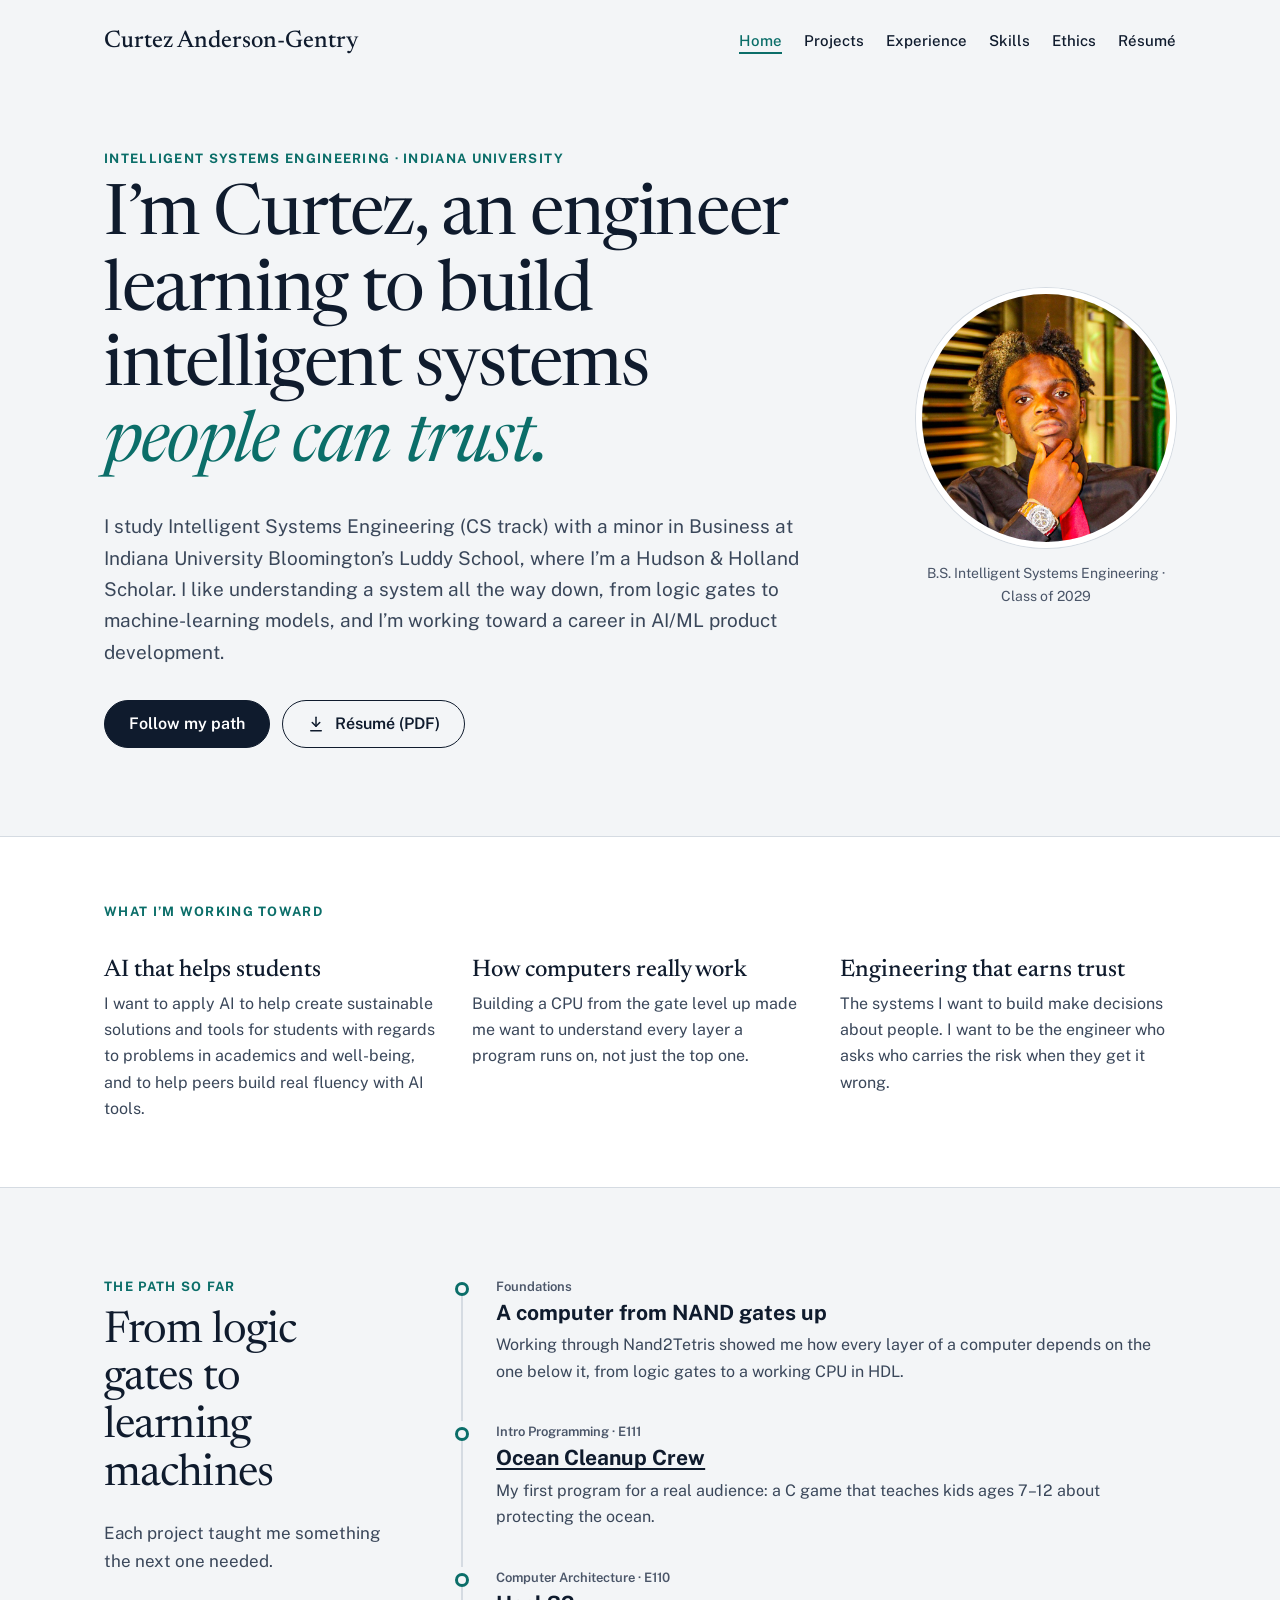
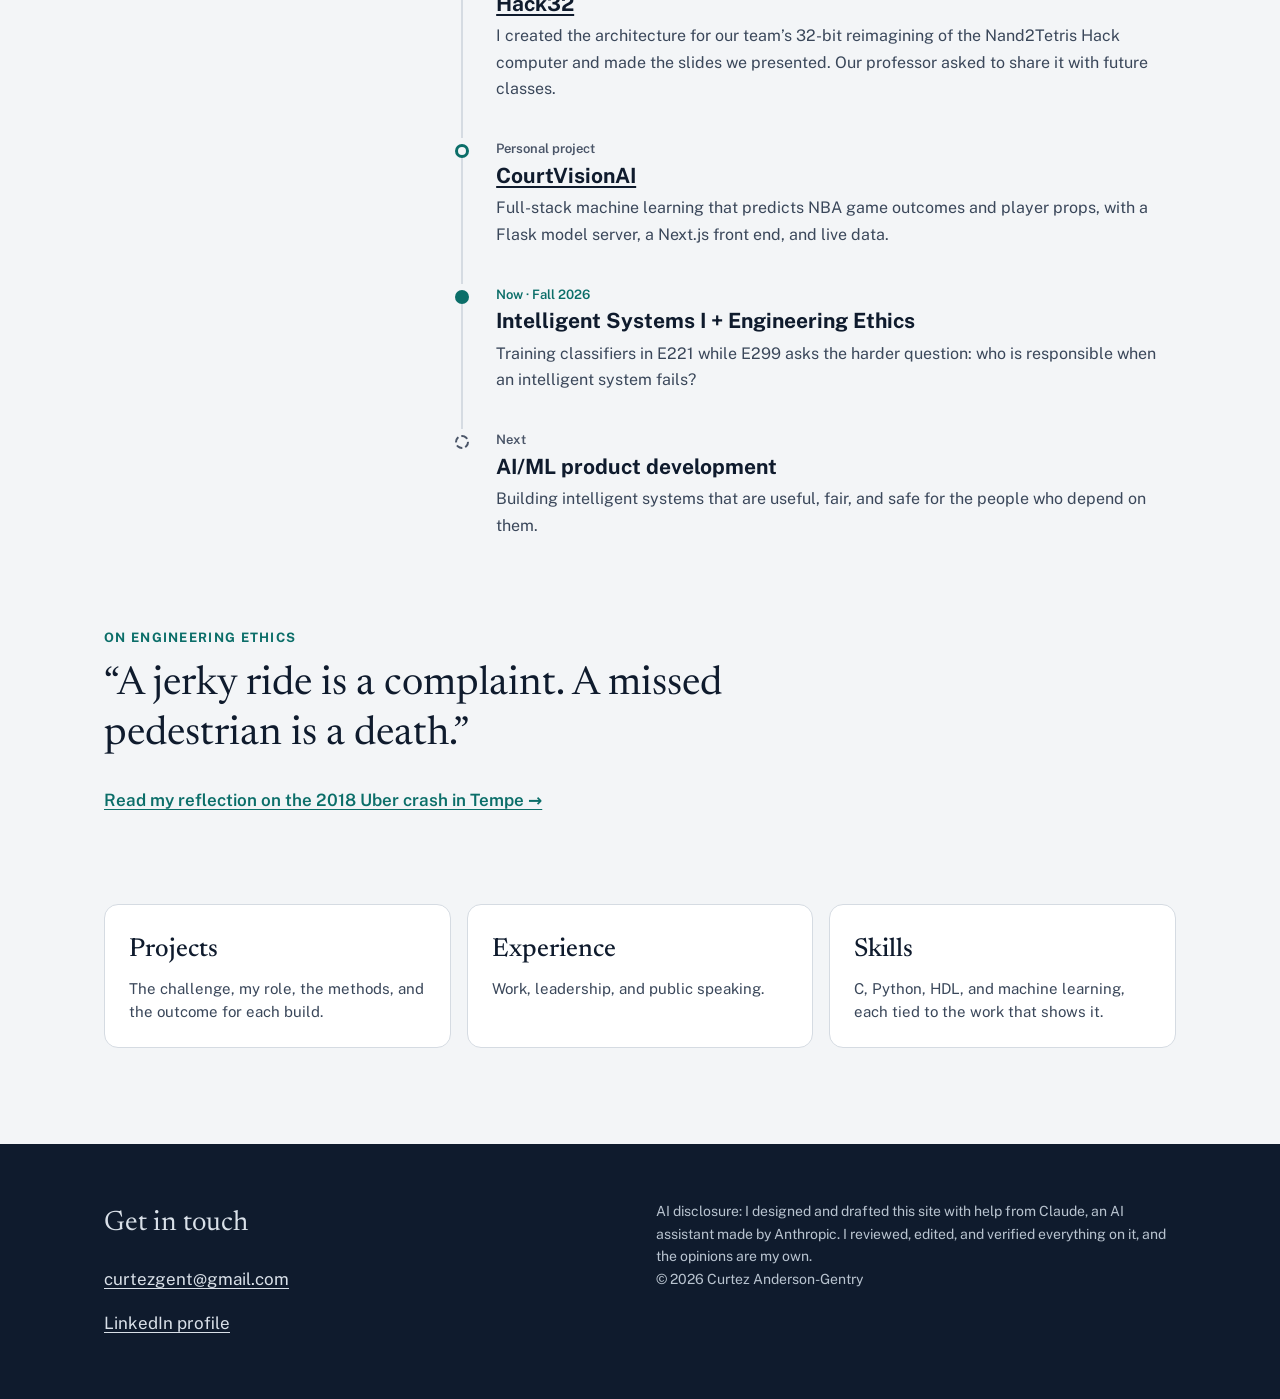
<file: index.html>
<!doctype html>
<html lang="en">
<head>
  <meta charset="utf-8">
  <meta name="viewport" content="width=device-width, initial-scale=1, viewport-fit=cover">
  <title>Curtez Anderson-Gentry Portfolio</title>
  <meta name="description" content="Curtez Anderson-Gentry is an Intelligent Systems Engineering student at Indiana University working toward AI/ML product development.">
  <meta name="author" content="Curtez Anderson-Gentry">
  <link rel="icon" href="assets/img/favicon.svg" type="image/svg+xml">
  <link rel="preconnect" href="https://fonts.googleapis.com">
  <link rel="preconnect" href="https://fonts.gstatic.com" crossorigin>
  <link rel="stylesheet" href="https://fonts.googleapis.com/css2?family=Newsreader:ital,opsz,wght@0,6..72,400;0,6..72,500;1,6..72,400&amp;family=Public+Sans:wght@400;500;600;700&amp;display=swap">
  <link rel="stylesheet" href="assets/css/style.css">
</head>
<body>
  <a class="skip-link" href="#main">Skip to content</a>

  <header class="site-header">
    <div class="wrap">
      <a class="site-name" href="index.html">Curtez Anderson-Gentry</a>
      <nav class="site-nav" aria-label="Main">
        <ul>
          <li><a href="index.html" aria-current="page">Home</a></li>
          <li><a href="projects.html">Projects</a></li>
          <li><a href="experience.html">Experience</a></li>
          <li><a href="skills.html">Skills</a></li>
          <li><a href="ethics.html">Ethics</a></li>
          <li><a href="resume.html">Résumé</a></li>
        </ul>
      </nav>
    </div>
  </header>

  <main id="main">

    <div class="wrap">
      <section class="hero" aria-labelledby="hero-title">
        <div class="hero-text">
          <p class="eyebrow">Intelligent Systems Engineering · Indiana University</p>
          <h1 id="hero-title" class="display">I’m Curtez, an engineer learning to build intelligent systems <em>people can trust.</em></h1>
          <p class="lede">I study Intelligent Systems Engineering (CS track) with a minor in Business at Indiana University Bloomington’s Luddy School, where I’m a Hudson &amp; Holland Scholar. I like understanding a system all the way down, from logic gates to machine-learning models, and I’m working toward a career in AI/ML product development.</p>
          <div class="actions">
            <a class="btn btn-primary" href="#path">Follow my path</a>
            <a class="btn btn-secondary" href="assets/Curtez_Anderson-Gentry_Resume.pdf"><svg aria-hidden="true" width="18" height="18" viewBox="0 0 24 24" fill="none" stroke="currentColor" stroke-width="2" stroke-linecap="round" stroke-linejoin="round"><path d="M12 3v12"></path><path d="M7 10l5 5 5-5"></path><path d="M5 21h14"></path></svg>Résumé (PDF)</a>
          </div>
        </div>
        <figure class="hero-photo">
          <img src="assets/img/headshot.jpg" width="800" height="800" alt="Curtez Anderson-Gentry in a black dress shirt and red tie, resting his chin on his hand.">
          <figcaption>B.S. Intelligent Systems Engineering · Class of 2029</figcaption>
        </figure>
      </section>
    </div>

    <section class="band" aria-labelledby="interests-title">
      <div class="wrap interests">
        <h2 id="interests-title" class="eyebrow">What I’m working toward</h2>
        <div class="interest">
          <h3>AI that helps students</h3>
          <p>I want to apply AI to help create sustainable solutions and tools for students with regards to problems in academics and well-being, and to help peers build real fluency with AI tools.</p>
        </div>
        <div class="interest">
          <h3>How computers really work</h3>
          <p>Building a CPU from the gate level up made me want to understand every layer a program runs on, not just the top one.</p>
        </div>
        <div class="interest">
          <h3>Engineering that earns trust</h3>
          <p>The systems I want to build make decisions about people. I want to be the engineer who asks who carries the risk when they get it wrong.</p>
        </div>
      </div>
    </section>

    <div class="wrap">
      <section id="path" class="path" aria-labelledby="path-title">
        <div class="path-intro">
          <p class="eyebrow">The path so far</p>
          <h2 id="path-title" class="display">From logic gates to learning machines</h2>
          <p>Each project taught me something the next one needed.</p>
        </div>
        <ol class="timeline">
          <li>
            <div class="marker" aria-hidden="true"><span class="dot"></span><span class="rail"></span></div>
            <div class="body">
              <p class="when">Foundations</p>
              <h3>A computer from NAND gates up</h3>
              <p>Working through Nand2Tetris showed me how every layer of a computer depends on the one below it, from logic gates to a working CPU in HDL.</p>
            </div>
          </li>
          <li>
            <div class="marker" aria-hidden="true"><span class="dot"></span><span class="rail"></span></div>
            <div class="body">
              <p class="when">Intro Programming · E111</p>
              <h3><a href="projects.html#ocean-cleanup-crew">Ocean Cleanup Crew</a></h3>
              <p>My first program for a real audience: a C game that teaches kids ages 7–12 about protecting the ocean.</p>
            </div>
          </li>
          <li>
            <div class="marker" aria-hidden="true"><span class="dot"></span><span class="rail"></span></div>
            <div class="body">
              <p class="when">Computer Architecture · E110</p>
              <h3><a href="projects.html#hack32">Hack32</a></h3>
              <p>I created the architecture for our team’s 32-bit reimagining of the Nand2Tetris Hack computer and made the slides we presented. Our professor asked to share it with future classes.</p>
            </div>
          </li>
          <li>
            <div class="marker" aria-hidden="true"><span class="dot"></span><span class="rail"></span></div>
            <div class="body">
              <p class="when">Personal project</p>
              <h3><a href="projects.html#courtvisionai">CourtVisionAI</a></h3>
              <p>Full-stack machine learning that predicts NBA game outcomes and player props, with a Flask model server, a Next.js front end, and live data.</p>
            </div>
          </li>
          <li class="now">
            <div class="marker" aria-hidden="true"><span class="dot"></span><span class="rail"></span></div>
            <div class="body">
              <p class="when">Now · Fall 2026</p>
              <h3>Intelligent Systems I + Engineering Ethics</h3>
              <p>Training classifiers in E221 while E299 asks the harder question: who is responsible when an intelligent system fails?</p>
            </div>
          </li>
          <li class="next">
            <div class="marker" aria-hidden="true"><span class="dot"></span></div>
            <div class="body">
              <p class="when">Next</p>
              <h3>AI/ML product development</h3>
              <p>Building intelligent systems that are useful, fair, and safe for the people who depend on them.</p>
            </div>
          </li>
        </ol>
      </section>

      <section class="teaser" aria-labelledby="teaser-title">
        <h2 id="teaser-title" class="eyebrow">On engineering ethics</h2>
        <blockquote>
          <p>“A jerky ride is a complaint. A missed pedestrian is a death.”</p>
        </blockquote>
        <a href="ethics.html">Read my reflection on the 2018 Uber crash in Tempe →</a>
      </section>

      <nav class="tiles" aria-label="More about me">
        <a class="tile" href="projects.html"><strong>Projects</strong><span>The challenge, my role, the methods, and the outcome for each build.</span></a>
        <a class="tile" href="experience.html"><strong>Experience</strong><span>Work, leadership, and public speaking.</span></a>
        <a class="tile" href="skills.html"><strong>Skills</strong><span>C, Python, HDL, and machine learning, each tied to the work that shows it.</span></a>
      </nav>
    </div>
  </main>

  <footer class="site-footer">
    <div class="wrap">
      <div class="contact">
        <h2>Get in touch</h2>
        <ul>
          <li><a href="mailto:curtezgent@gmail.com">curtezgent@gmail.com</a></li>
          <li><a href="https://www.linkedin.com/in/curtez-gentry-0a7111399">LinkedIn profile</a></li>
        </ul>
      </div>
      <p class="fineprint">AI disclosure: I designed and drafted this site with help from Claude, an AI assistant made by Anthropic. I reviewed, edited, and verified everything on it, and the opinions are my own.<br>© 2026 Curtez Anderson-Gentry</p>
    </div>
  </footer>
</body>
</html>
</file>
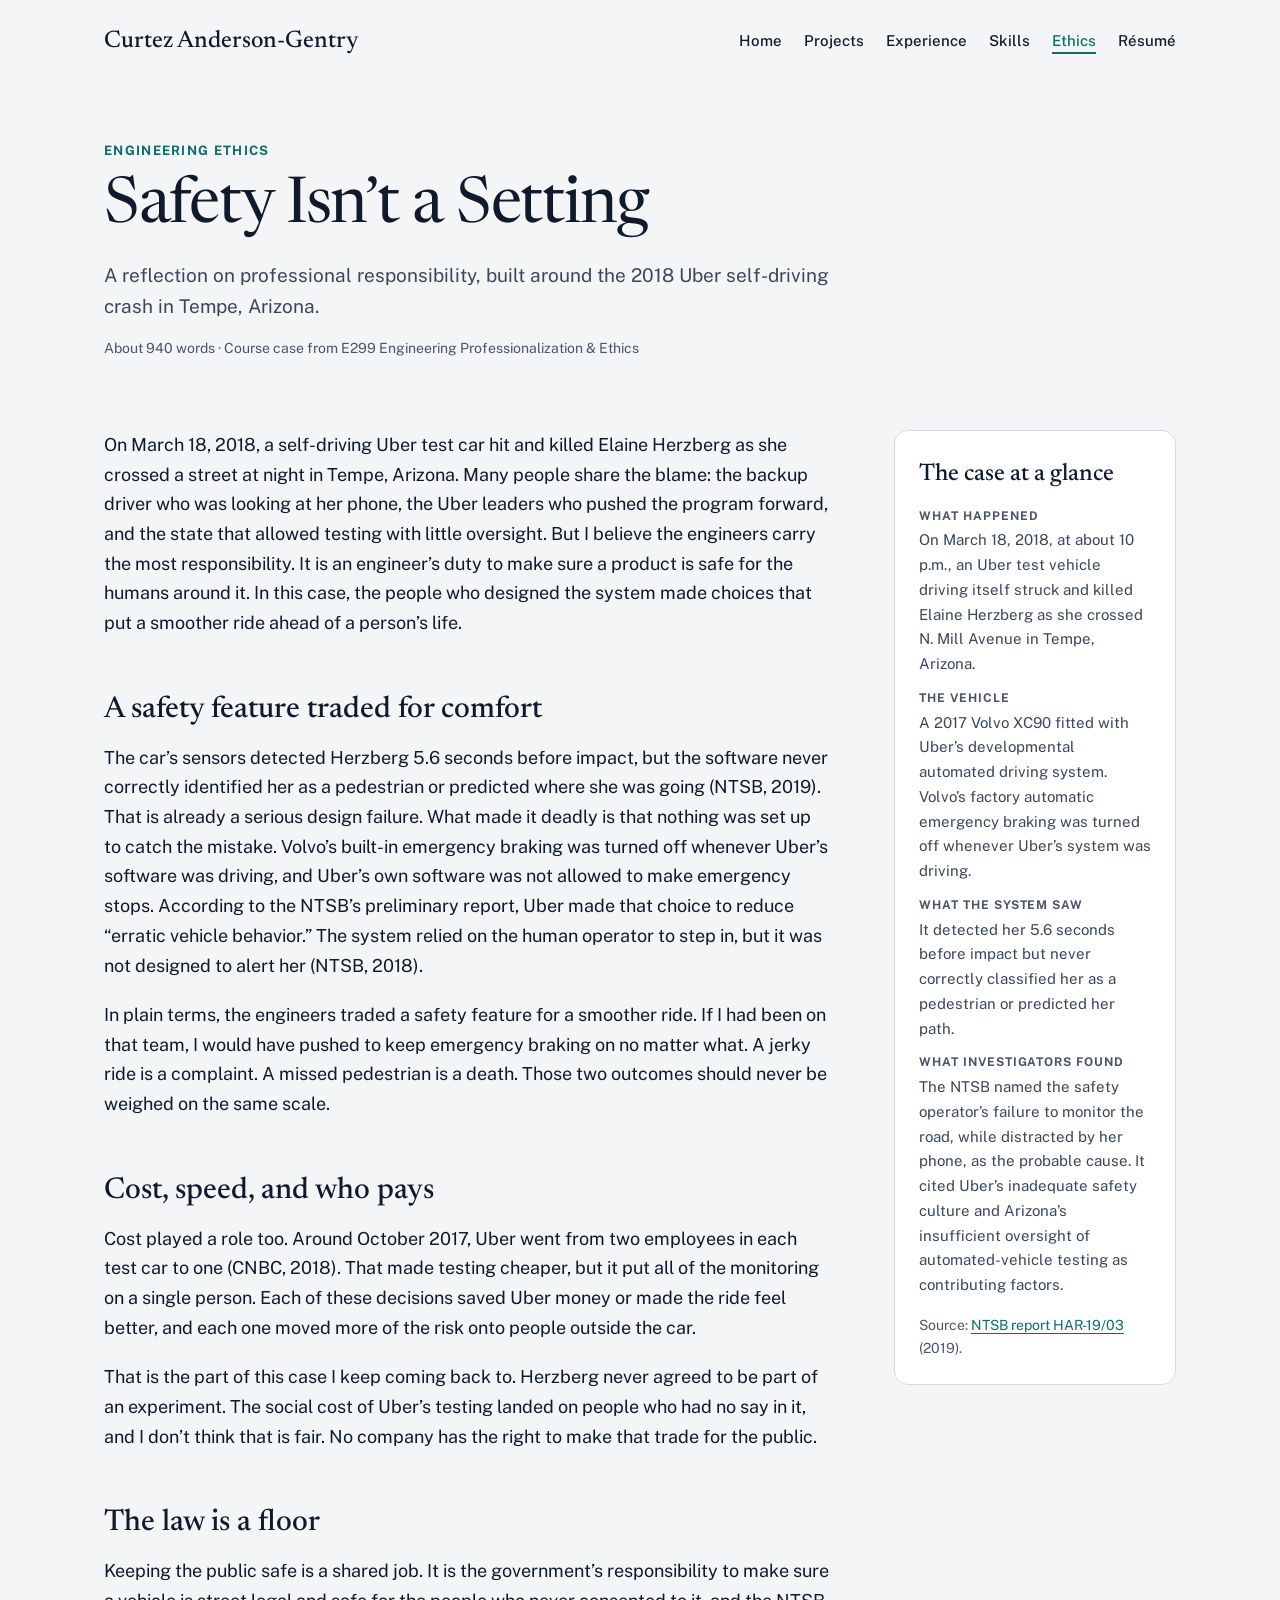
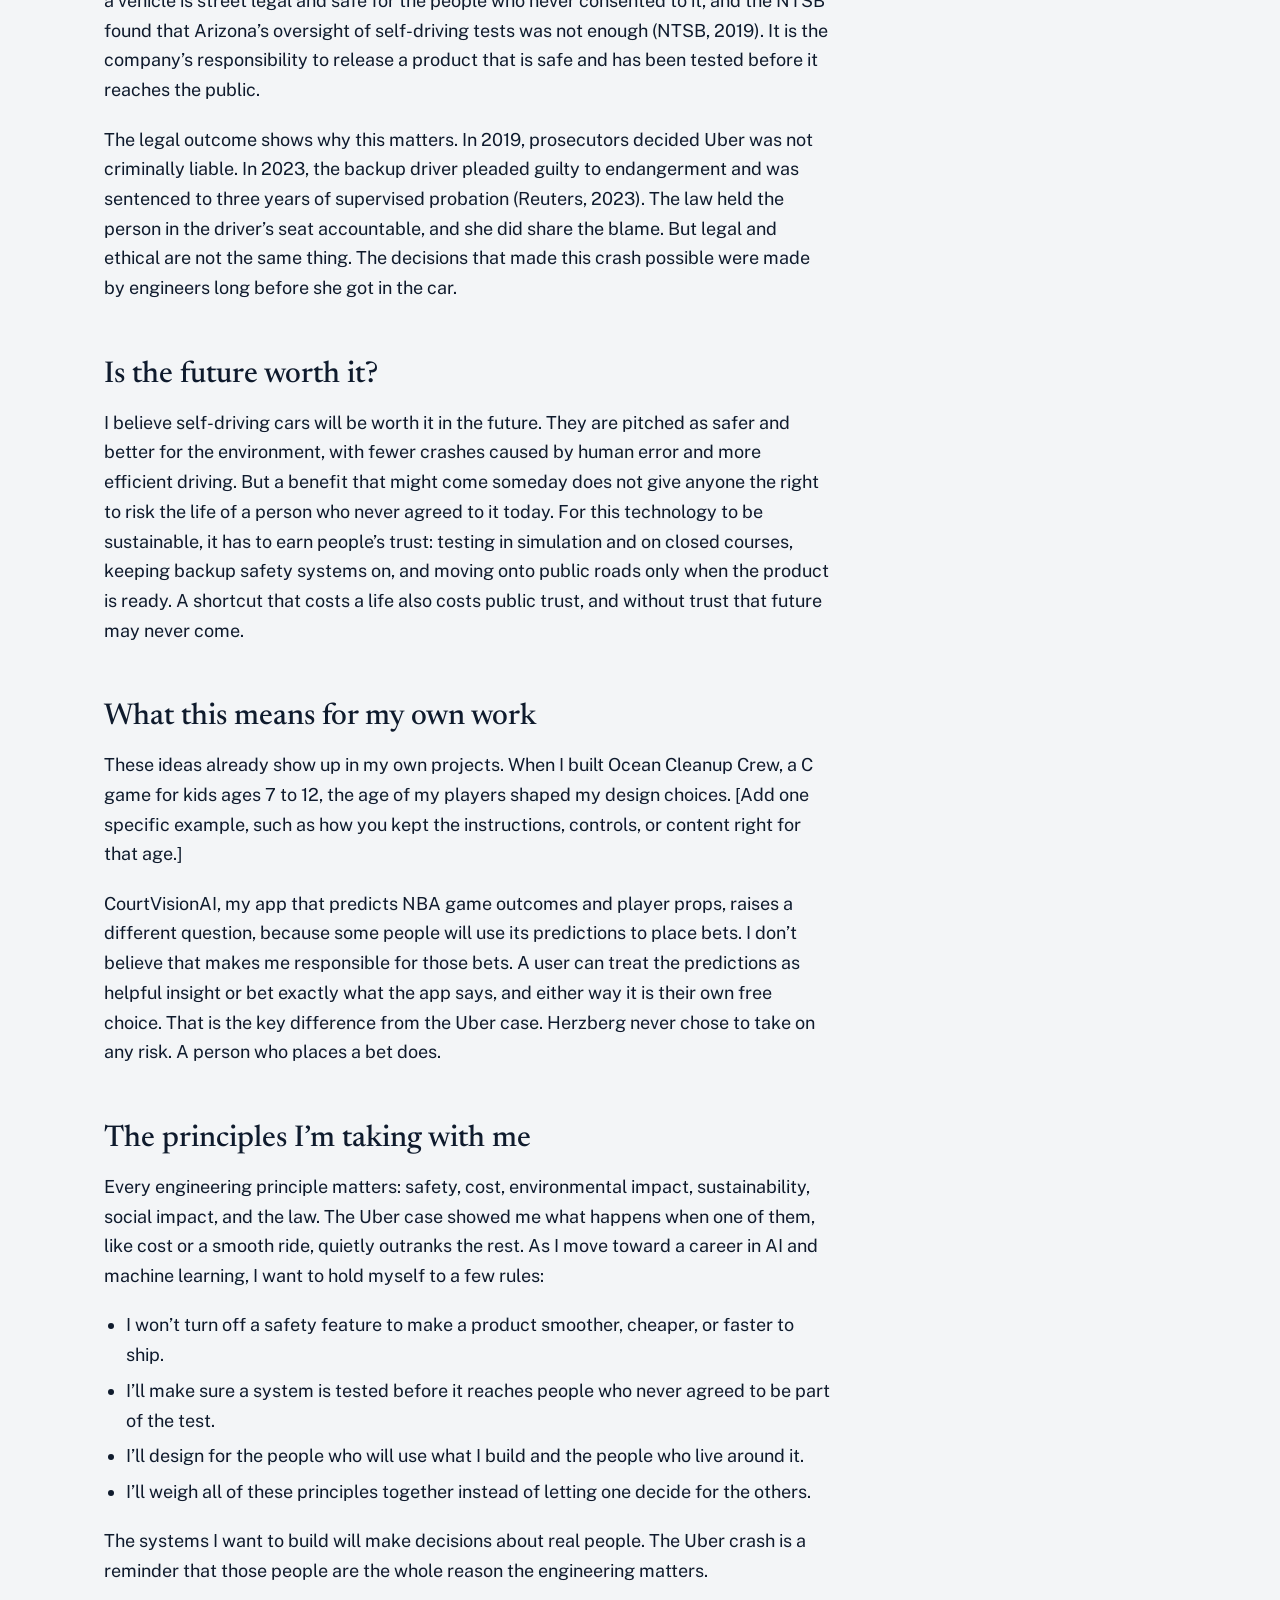
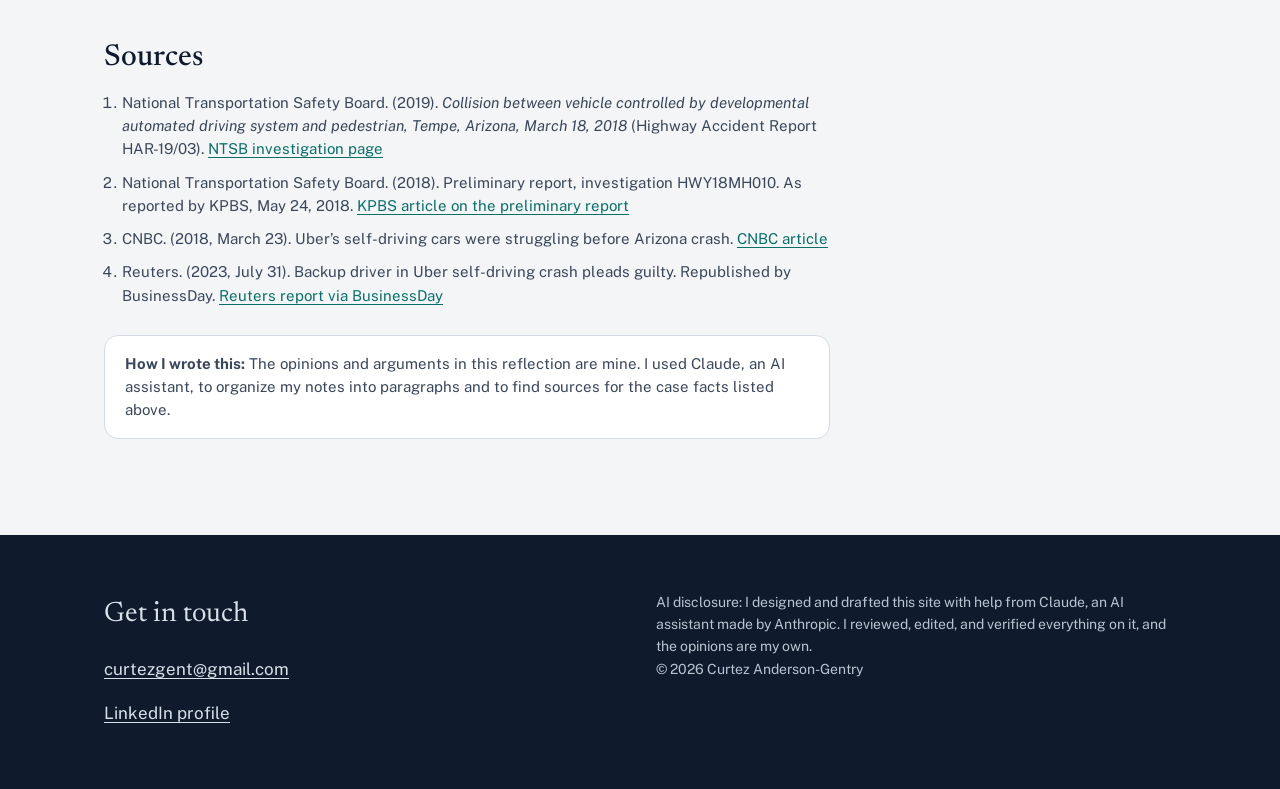
<file: ethics.html>
<!doctype html>
<html lang="en">
<head>
  <meta charset="utf-8">
  <meta name="viewport" content="width=device-width, initial-scale=1, viewport-fit=cover">
  <title>Engineering Ethics · Curtez Anderson-Gentry</title>
  <meta name="description" content="Curtez Anderson-Gentry’s reflection on engineering ethics and the 2018 Uber crash in Tempe, Arizona.">
  <meta name="author" content="Curtez Anderson-Gentry">
  <link rel="icon" href="assets/img/favicon.svg" type="image/svg+xml">
  <link rel="preconnect" href="https://fonts.googleapis.com">
  <link rel="preconnect" href="https://fonts.gstatic.com" crossorigin>
  <link rel="stylesheet" href="https://fonts.googleapis.com/css2?family=Newsreader:ital,opsz,wght@0,6..72,400;0,6..72,500;1,6..72,400&amp;family=Public+Sans:wght@400;500;600;700&amp;display=swap">
  <link rel="stylesheet" href="assets/css/style.css">
</head>
<body>
  <a class="skip-link" href="#main">Skip to content</a>

  <header class="site-header">
    <div class="wrap">
      <a class="site-name" href="index.html">Curtez Anderson-Gentry</a>
      <nav class="site-nav" aria-label="Main">
        <ul>
          <li><a href="index.html">Home</a></li>
          <li><a href="projects.html">Projects</a></li>
          <li><a href="experience.html">Experience</a></li>
          <li><a href="skills.html">Skills</a></li>
          <li><a href="ethics.html" aria-current="page">Ethics</a></li>
          <li><a href="resume.html">Résumé</a></li>
        </ul>
      </nav>
    </div>
  </header>

  <main id="main">

    <div class="wrap">
      <header class="page-head">
        <p class="eyebrow">Engineering ethics</p>
        <h1 class="display">Safety Isn’t a Setting</h1>
        <p class="lede">A reflection on professional responsibility, built around the 2018 Uber self-driving crash in Tempe, Arizona.</p>
        <p class="wordcount">About 940 words · Course case from E299 Engineering Professionalization &amp; Ethics</p>
      </header>

      <div class="ethics-layout">
        <article class="prose" aria-labelledby="essay-title">
          <h2 id="essay-title" class="visually-hidden">Reflection</h2>
          <p>On March 18, 2018, a self-driving Uber test car hit and killed Elaine Herzberg as she crossed a street at night in Tempe, Arizona. Many people share the blame: the backup driver who was looking at her phone, the Uber leaders who pushed the program forward, and the state that allowed testing with little oversight. But I believe the engineers carry the most responsibility. It is an engineer’s duty to make sure a product is safe for the humans around it. In this case, the people who designed the system made choices that put a smoother ride ahead of a person’s life.</p>
          <h2>A safety feature traded for comfort</h2>
          <p>The car’s sensors detected Herzberg 5.6 seconds before impact, but the software never correctly identified her as a pedestrian or predicted where she was going (NTSB, 2019). That is already a serious design failure. What made it deadly is that nothing was set up to catch the mistake. Volvo’s built-in emergency braking was turned off whenever Uber’s software was driving, and Uber’s own software was not allowed to make emergency stops. According to the NTSB’s preliminary report, Uber made that choice to reduce “erratic vehicle behavior.” The system relied on the human operator to step in, but it was not designed to alert her (NTSB, 2018).</p>
          <p>In plain terms, the engineers traded a safety feature for a smoother ride. If I had been on that team, I would have pushed to keep emergency braking on no matter what. A jerky ride is a complaint. A missed pedestrian is a death. Those two outcomes should never be weighed on the same scale.</p>
          <h2>Cost, speed, and who pays</h2>
          <p>Cost played a role too. Around October 2017, Uber went from two employees in each test car to one (CNBC, 2018). That made testing cheaper, but it put all of the monitoring on a single person. Each of these decisions saved Uber money or made the ride feel better, and each one moved more of the risk onto people outside the car.</p>
          <p>That is the part of this case I keep coming back to. Herzberg never agreed to be part of an experiment. The social cost of Uber’s testing landed on people who had no say in it, and I don’t think that is fair. No company has the right to make that trade for the public.</p>
          <h2>The law is a floor</h2>
          <p>Keeping the public safe is a shared job. It is the government’s responsibility to make sure a vehicle is street legal and safe for the people who never consented to it, and the NTSB found that Arizona’s oversight of self-driving tests was not enough (NTSB, 2019). It is the company’s responsibility to release a product that is safe and has been tested before it reaches the public.</p>
          <p>The legal outcome shows why this matters. In 2019, prosecutors decided Uber was not criminally liable. In 2023, the backup driver pleaded guilty to endangerment and was sentenced to three years of supervised probation (Reuters, 2023). The law held the person in the driver’s seat accountable, and she did share the blame. But legal and ethical are not the same thing. The decisions that made this crash possible were made by engineers long before she got in the car.</p>
          <h2>Is the future worth it?</h2>
          <p>I believe self-driving cars will be worth it in the future. They are pitched as safer and better for the environment, with fewer crashes caused by human error and more efficient driving. But a benefit that might come someday does not give anyone the right to risk the life of a person who never agreed to it today. For this technology to be sustainable, it has to earn people’s trust: testing in simulation and on closed courses, keeping backup safety systems on, and moving onto public roads only when the product is ready. A shortcut that costs a life also costs public trust, and without trust that future may never come.</p>
          <h2>What this means for my own work</h2>
          <p>These ideas already show up in my own projects. When I built Ocean Cleanup Crew, a C game for kids ages 7 to 12, the age of my players shaped my design choices. [Add one specific example, such as how you kept the instructions, controls, or content right for that age.]</p>
          <p>CourtVisionAI, my app that predicts NBA game outcomes and player props, raises a different question, because some people will use its predictions to place bets. I don’t believe that makes me responsible for those bets. A user can treat the predictions as helpful insight or bet exactly what the app says, and either way it is their own free choice. That is the key difference from the Uber case. Herzberg never chose to take on any risk. A person who places a bet does.</p>
          <h2>The principles I’m taking with me</h2>
          <p>Every engineering principle matters: safety, cost, environmental impact, sustainability, social impact, and the law. The Uber case showed me what happens when one of them, like cost or a smooth ride, quietly outranks the rest. As I move toward a career in AI and machine learning, I want to hold myself to a few rules:</p>
          <ul>
            <li>I won’t turn off a safety feature to make a product smoother, cheaper, or faster to ship.</li>
            <li>I’ll make sure a system is tested before it reaches people who never agreed to be part of the test.</li>
            <li>I’ll design for the people who will use what I build and the people who live around it.</li>
            <li>I’ll weigh all of these principles together instead of letting one decide for the others.</li>
          </ul>
          <p>The systems I want to build will make decisions about real people. The Uber crash is a reminder that those people are the whole reason the engineering matters.</p>

          <h2>Sources</h2>
          <ol class="sources">
            <li>National Transportation Safety Board. (2019). <em>Collision between vehicle controlled by developmental automated driving system and pedestrian, Tempe, Arizona, March 18, 2018</em> (Highway Accident Report HAR-19/03). <a href="https://www.ntsb.gov/investigations/Pages/HWY18MH010.aspx">NTSB investigation page</a></li>
            <li>National Transportation Safety Board. (2018). Preliminary report, investigation HWY18MH010. As reported by KPBS, May 24, 2018. <a href="https://www.kpbs.org/news/2018/05/24/ntsb-uber-self-driving-car-had-disabled-emergency">KPBS article on the preliminary report</a></li>
            <li>CNBC. (2018, March 23). Uber’s self-driving cars were struggling before Arizona crash. <a href="https://www.cnbc.com/2018/03/23/ubers-self-driving-cars-were-struggling-before-arizona-crash.html">CNBC article</a></li>
            <li>Reuters. (2023, July 31). Backup driver in Uber self-driving crash pleads guilty. Republished by BusinessDay. <a href="https://www.businessday.co.za/bd/life/motoring/2023-07-31-backup-driver-in-uber-self-driving-crash-pleads-guilty/">Reuters report via BusinessDay</a></li>
          </ol>
          <p class="ai-note"><strong>How I wrote this:</strong> The opinions and arguments in this reflection are mine. I used Claude, an AI assistant, to organize my notes into paragraphs and to find sources for the case facts listed above.</p>
        </article>

        <aside class="case-box" aria-labelledby="case-title">
          <h2 id="case-title">The case at a glance</h2>
          <dl>
            <div>
              <dt>What happened</dt>
              <dd>On March 18, 2018, at about 10 p.m., an Uber test vehicle driving itself struck and killed Elaine Herzberg as she crossed N. Mill Avenue in Tempe, Arizona.</dd>
            </div>
            <div>
              <dt>The vehicle</dt>
              <dd>A 2017 Volvo XC90 fitted with Uber’s developmental automated driving system. Volvo’s factory automatic emergency braking was turned off whenever Uber’s system was driving.</dd>
            </div>
            <div>
              <dt>What the system saw</dt>
              <dd>It detected her 5.6 seconds before impact but never correctly classified her as a pedestrian or predicted her path.</dd>
            </div>
            <div>
              <dt>What investigators found</dt>
              <dd>The NTSB named the safety operator’s failure to monitor the road, while distracted by her phone, as the probable cause. It cited Uber’s inadequate safety culture and Arizona’s insufficient oversight of automated-vehicle testing as contributing factors.</dd>
            </div>
          </dl>
          <p class="source">Source: <a href="https://www.ntsb.gov/investigations/Pages/HWY18MH010.aspx">NTSB report HAR-19/03</a> (2019).</p>
        </aside>
      </div>
    </div>
  </main>

  <footer class="site-footer">
    <div class="wrap">
      <div class="contact">
        <h2>Get in touch</h2>
        <ul>
          <li><a href="mailto:curtezgent@gmail.com">curtezgent@gmail.com</a></li>
          <li><a href="https://www.linkedin.com/in/curtez-gentry-0a7111399">LinkedIn profile</a></li>
        </ul>
      </div>
      <p class="fineprint">AI disclosure: I designed and drafted this site with help from Claude, an AI assistant made by Anthropic. I reviewed, edited, and verified everything on it, and the opinions are my own.<br>© 2026 Curtez Anderson-Gentry</p>
    </div>
  </footer>
</body>
</html>
</file>
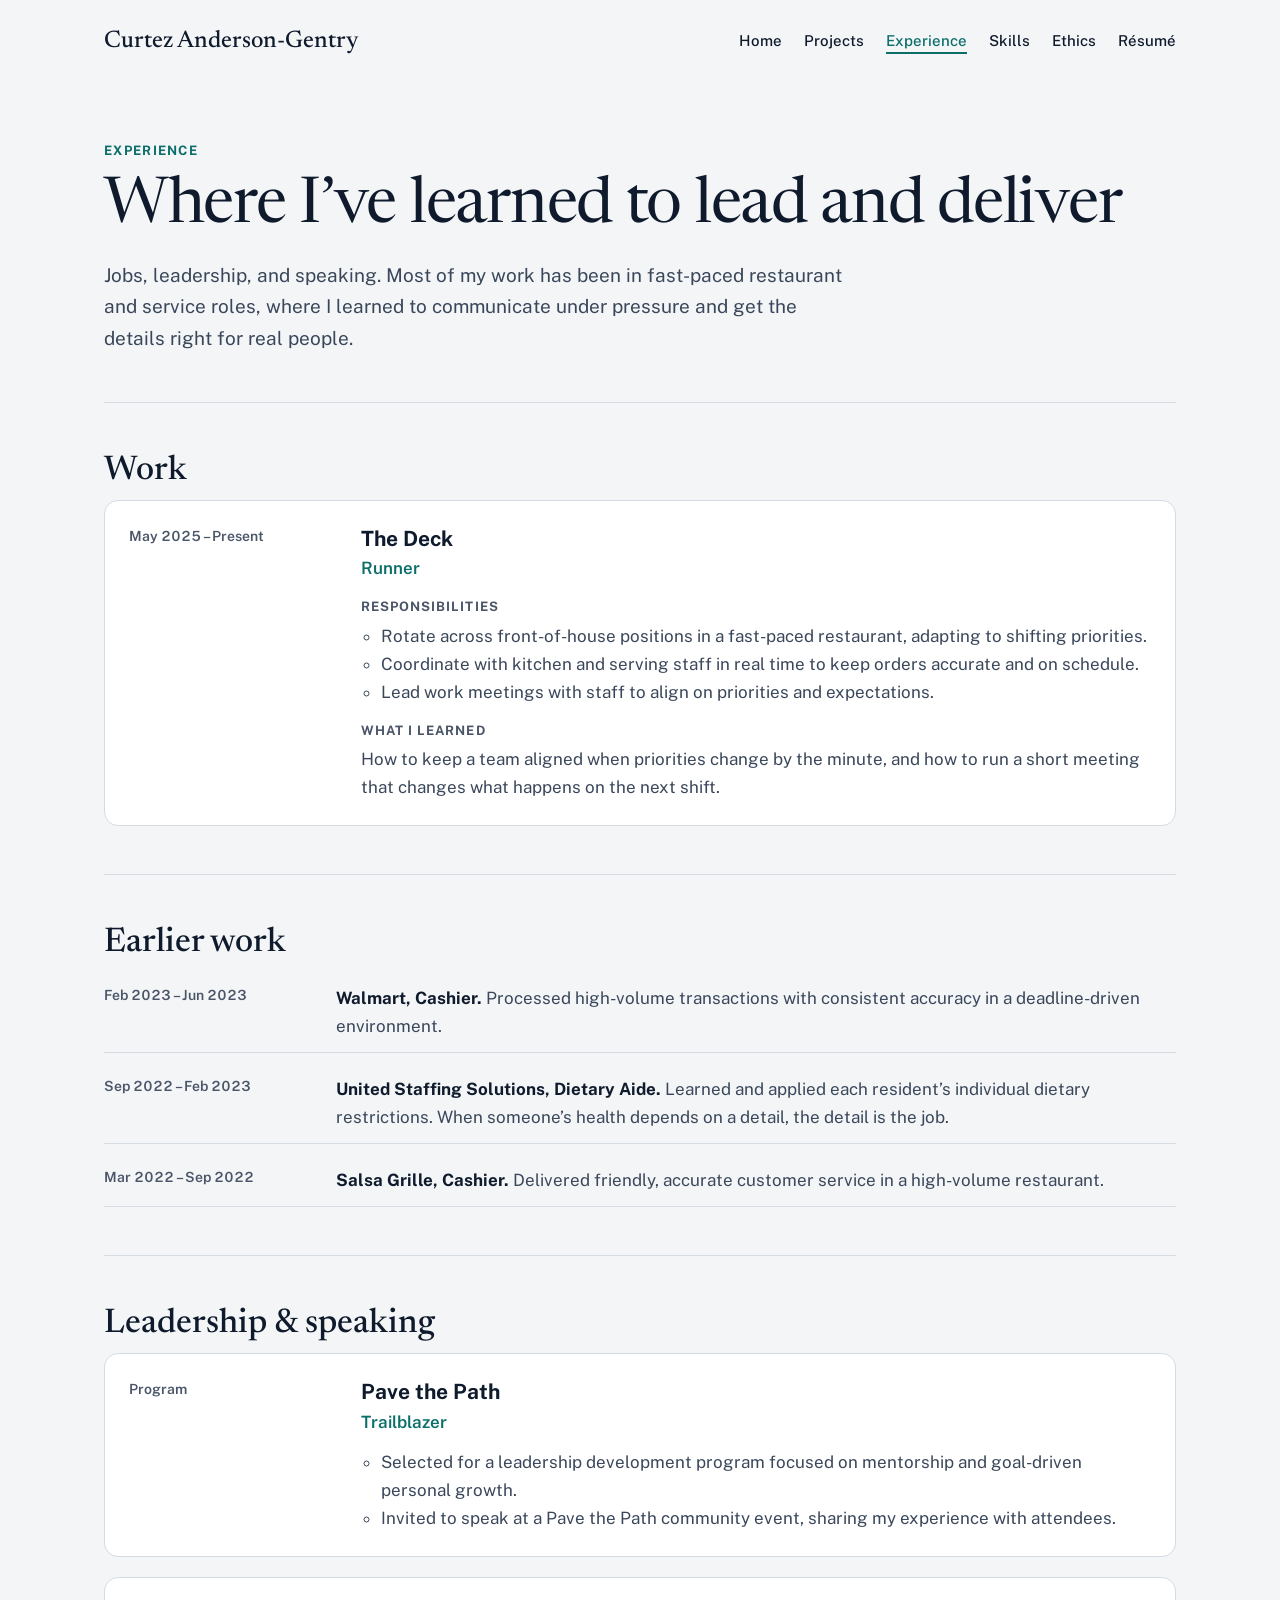
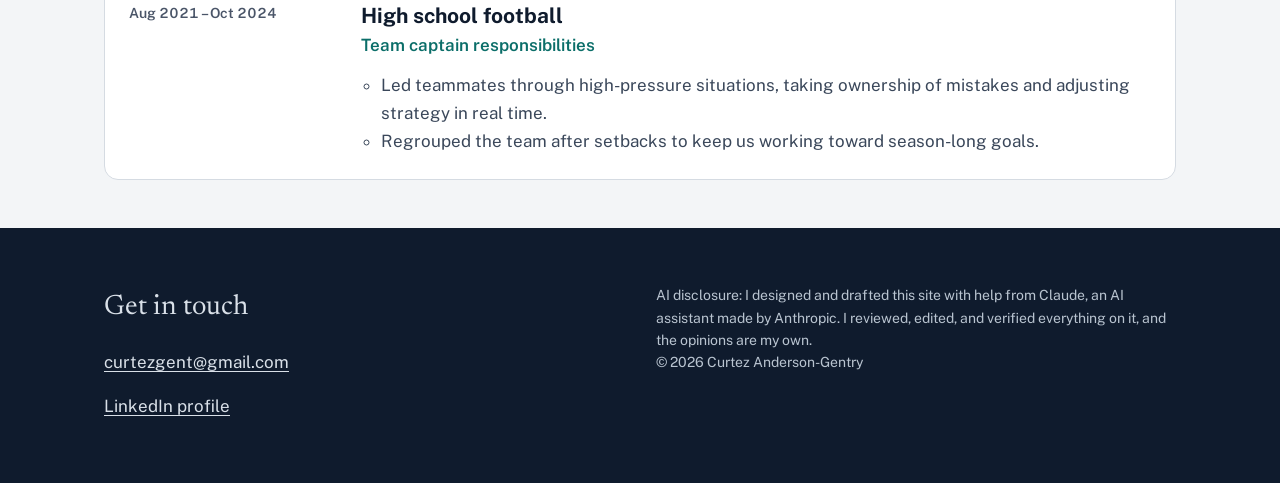
<file: experience.html>
<!doctype html>
<html lang="en">
<head>
  <meta charset="utf-8">
  <meta name="viewport" content="width=device-width, initial-scale=1, viewport-fit=cover">
  <title>Experience · Curtez Anderson-Gentry</title>
  <meta name="description" content="Work, leadership, and speaking experience of Curtez Anderson-Gentry.">
  <meta name="author" content="Curtez Anderson-Gentry">
  <link rel="icon" href="assets/img/favicon.svg" type="image/svg+xml">
  <link rel="preconnect" href="https://fonts.googleapis.com">
  <link rel="preconnect" href="https://fonts.gstatic.com" crossorigin>
  <link rel="stylesheet" href="https://fonts.googleapis.com/css2?family=Newsreader:ital,opsz,wght@0,6..72,400;0,6..72,500;1,6..72,400&amp;family=Public+Sans:wght@400;500;600;700&amp;display=swap">
  <link rel="stylesheet" href="assets/css/style.css">
</head>
<body>
  <a class="skip-link" href="#main">Skip to content</a>

  <header class="site-header">
    <div class="wrap">
      <a class="site-name" href="index.html">Curtez Anderson-Gentry</a>
      <nav class="site-nav" aria-label="Main">
        <ul>
          <li><a href="index.html">Home</a></li>
          <li><a href="projects.html">Projects</a></li>
          <li><a href="experience.html" aria-current="page">Experience</a></li>
          <li><a href="skills.html">Skills</a></li>
          <li><a href="ethics.html">Ethics</a></li>
          <li><a href="resume.html">Résumé</a></li>
        </ul>
      </nav>
    </div>
  </header>

  <main id="main">

    <div class="wrap">
      <header class="page-head">
        <p class="eyebrow">Experience</p>
        <h1 class="display">Where I’ve learned to lead and deliver</h1>
        <p class="lede">Jobs, leadership, and speaking. Most of my work has been in fast-paced restaurant and service roles, where I learned to communicate under pressure and get the details right for real people.</p>
      </header>

      <section class="xp-section" aria-labelledby="work-title">
        <h2 id="work-title">Work</h2>
        <ul class="xp-list">
          <li class="xp">
            <p class="dates">May 2025 – Present</p>
            <div>
              <h3>The Deck</h3>
              <p class="role">Runner</p>
              <h4>Responsibilities</h4>
              <ul>
                <li>Rotate across front-of-house positions in a fast-paced restaurant, adapting to shifting priorities.</li>
                <li>Coordinate with kitchen and serving staff in real time to keep orders accurate and on schedule.</li>
                <li>Lead work meetings with staff to align on priorities and expectations.</li>
              </ul>
              <h4>What I learned</h4>
              <p>How to keep a team aligned when priorities change by the minute, and how to run a short meeting that changes what happens on the next shift.</p>
            </div>
          </li>
        </ul>
      </section>

      <section class="xp-section" aria-labelledby="earlier-title">
        <h2 id="earlier-title">Earlier work</h2>
        <ul class="xp-compact">
          <li>
            <span class="dates">Feb 2023 – Jun 2023</span>
            <p><strong>Walmart, Cashier.</strong> Processed high-volume transactions with consistent accuracy in a deadline-driven environment.</p>
          </li>
          <li>
            <span class="dates">Sep 2022 – Feb 2023</span>
            <p><strong>United Staffing Solutions, Dietary Aide.</strong> Learned and applied each resident’s individual dietary restrictions. When someone’s health depends on a detail, the detail is the job.</p>
          </li>
          <li>
            <span class="dates">Mar 2022 – Sep 2022</span>
            <p><strong>Salsa Grille, Cashier.</strong> Delivered friendly, accurate customer service in a high-volume restaurant.</p>
          </li>
        </ul>
      </section>

      <section class="xp-section" aria-labelledby="lead-title">
        <h2 id="lead-title">Leadership &amp; speaking</h2>
        <ul class="xp-list">
          <li class="xp">
            <p class="dates">Program</p>
            <div>
              <h3>Pave the Path</h3>
              <p class="role">Trailblazer</p>
              <ul>
                <li>Selected for a leadership development program focused on mentorship and goal-driven personal growth.</li>
                <li>Invited to speak at a Pave the Path community event, sharing my experience with attendees.</li>
              </ul>
            </div>
          </li>
          <li class="xp">
            <p class="dates">Aug 2021 – Oct 2024</p>
            <div>
              <h3>High school football</h3>
              <p class="role">Team captain responsibilities</p>
              <ul>
                <li>Led teammates through high-pressure situations, taking ownership of mistakes and adjusting strategy in real time.</li>
                <li>Regrouped the team after setbacks to keep us working toward season-long goals.</li>
              </ul>
            </div>
          </li>
        </ul>
      </section>
    </div>
  </main>

  <footer class="site-footer">
    <div class="wrap">
      <div class="contact">
        <h2>Get in touch</h2>
        <ul>
          <li><a href="mailto:curtezgent@gmail.com">curtezgent@gmail.com</a></li>
          <li><a href="https://www.linkedin.com/in/curtez-gentry-0a7111399">LinkedIn profile</a></li>
        </ul>
      </div>
      <p class="fineprint">AI disclosure: I designed and drafted this site with help from Claude, an AI assistant made by Anthropic. I reviewed, edited, and verified everything on it, and the opinions are my own.<br>© 2026 Curtez Anderson-Gentry</p>
    </div>
  </footer>
</body>
</html>
</file>
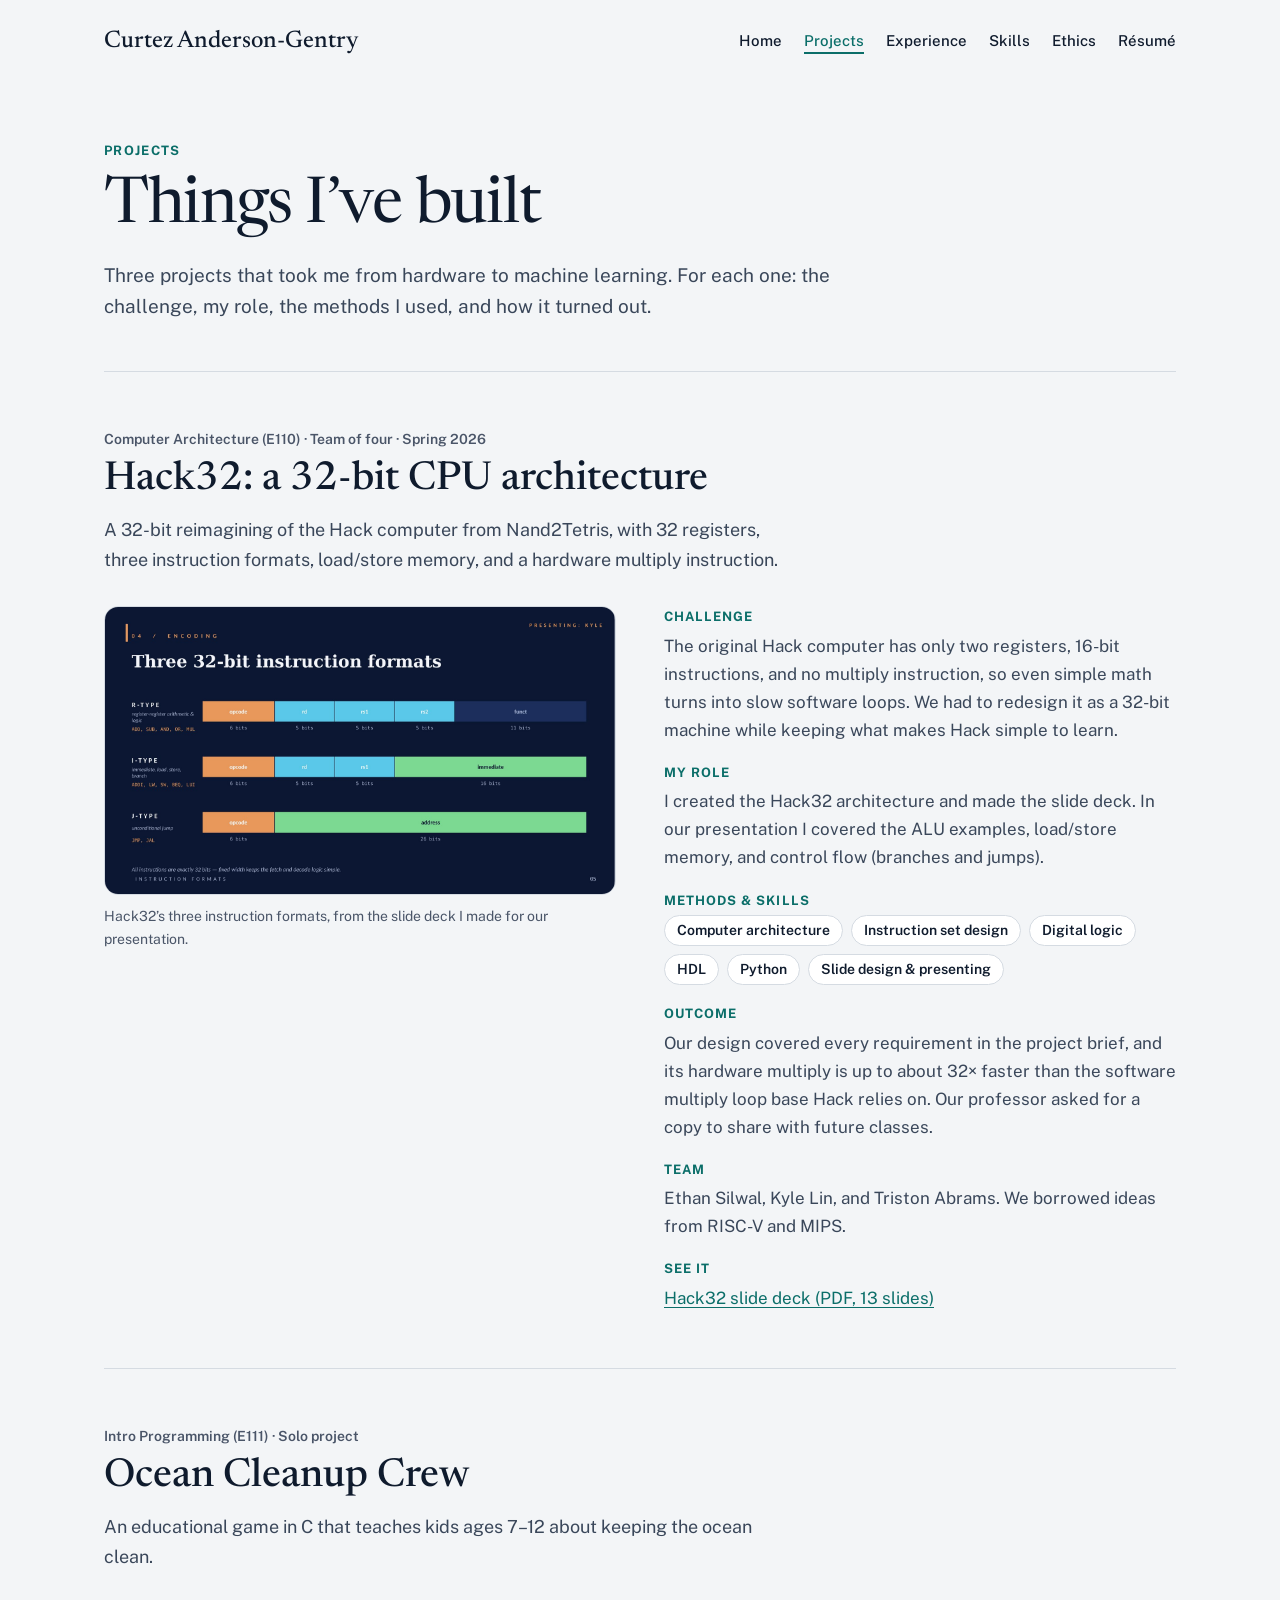
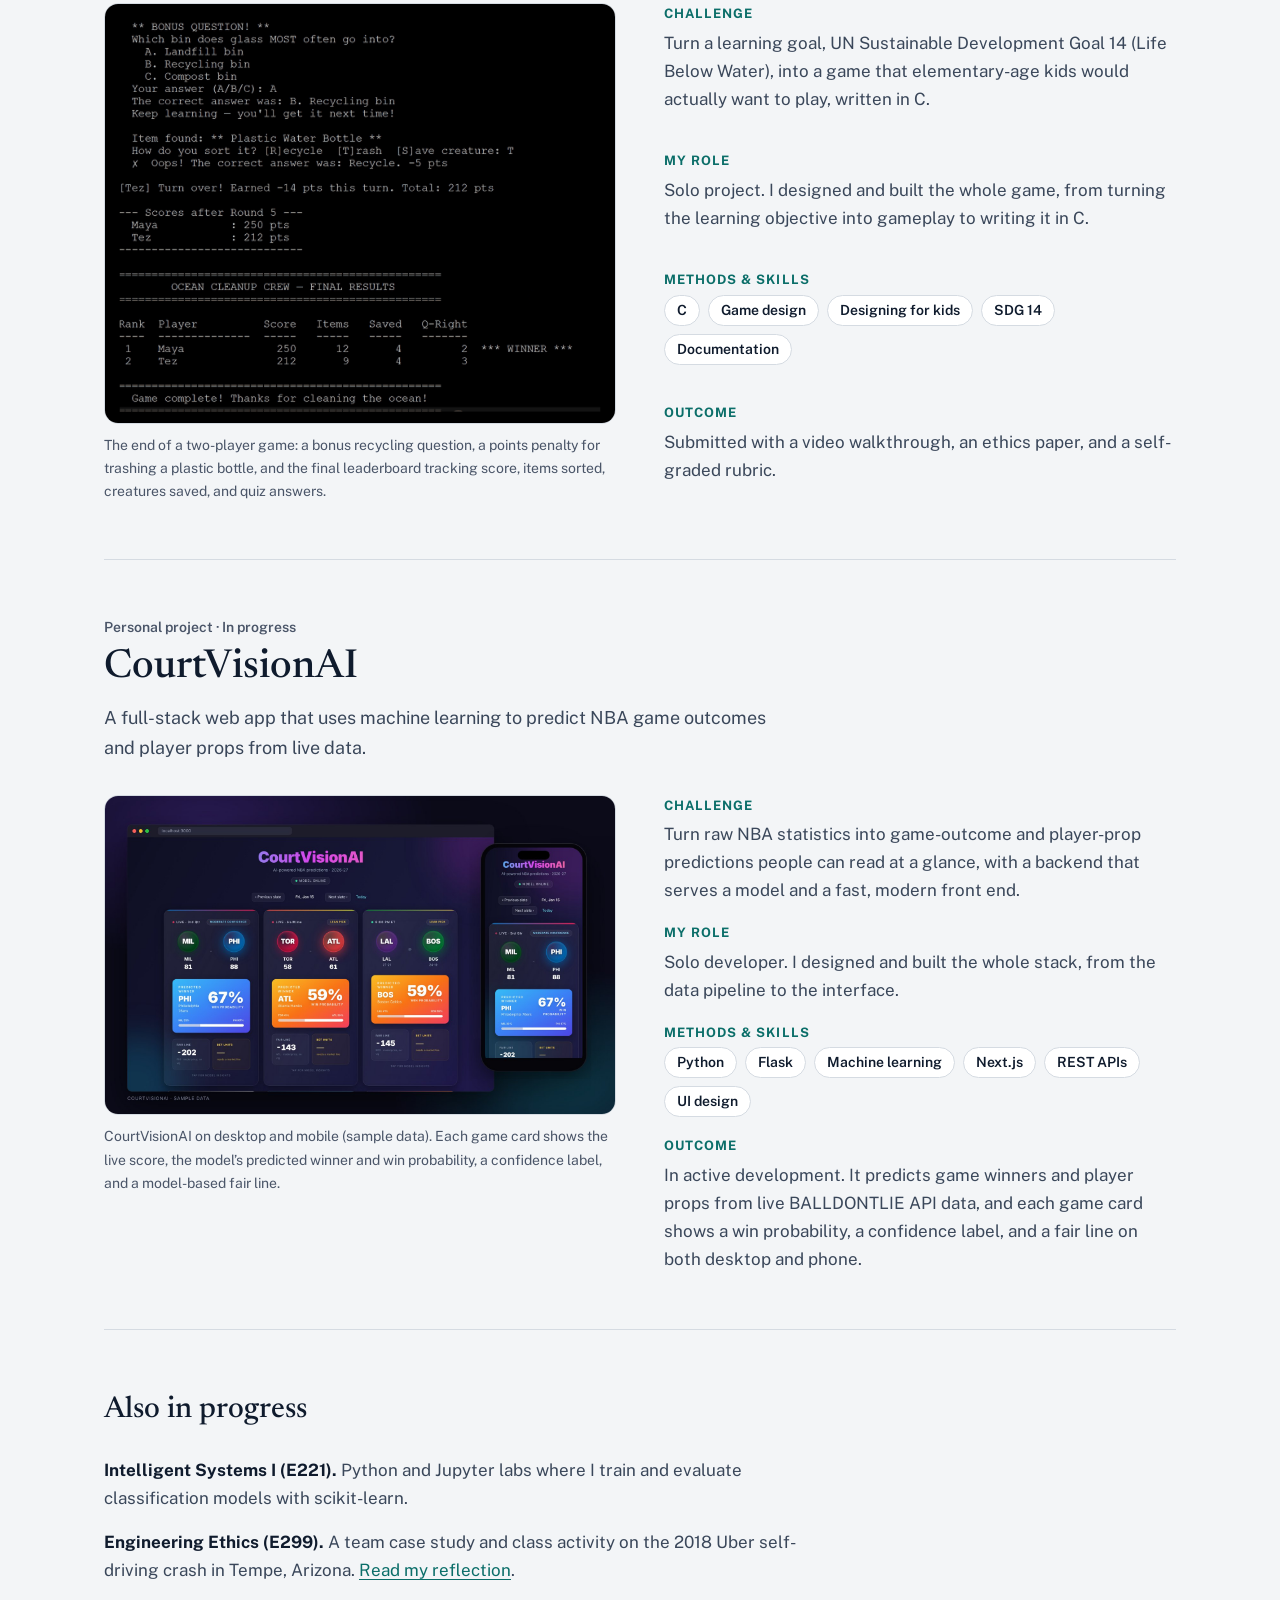
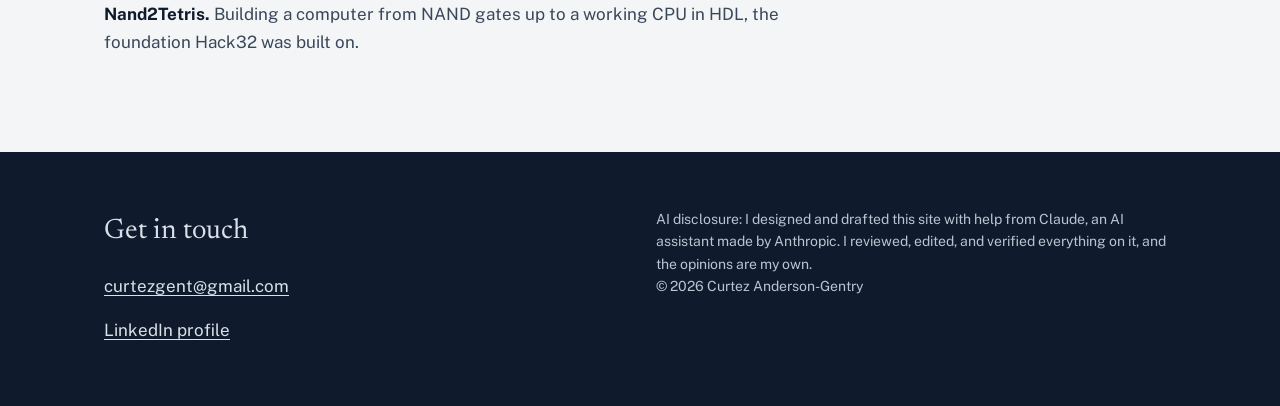
<file: projects.html>
<!doctype html>
<html lang="en">
<head>
  <meta charset="utf-8">
  <meta name="viewport" content="width=device-width, initial-scale=1, viewport-fit=cover">
  <title>Projects · Curtez Anderson-Gentry</title>
  <meta name="description" content="Engineering projects by Curtez Anderson-Gentry: Hack32, Ocean Cleanup Crew, and CourtVisionAI.">
  <meta name="author" content="Curtez Anderson-Gentry">
  <link rel="icon" href="assets/img/favicon.svg" type="image/svg+xml">
  <link rel="preconnect" href="https://fonts.googleapis.com">
  <link rel="preconnect" href="https://fonts.gstatic.com" crossorigin>
  <link rel="stylesheet" href="https://fonts.googleapis.com/css2?family=Newsreader:ital,opsz,wght@0,6..72,400;0,6..72,500;1,6..72,400&amp;family=Public+Sans:wght@400;500;600;700&amp;display=swap">
  <link rel="stylesheet" href="assets/css/style.css">
</head>
<body>
  <a class="skip-link" href="#main">Skip to content</a>

  <header class="site-header">
    <div class="wrap">
      <a class="site-name" href="index.html">Curtez Anderson-Gentry</a>
      <nav class="site-nav" aria-label="Main">
        <ul>
          <li><a href="index.html">Home</a></li>
          <li><a href="projects.html" aria-current="page">Projects</a></li>
          <li><a href="experience.html">Experience</a></li>
          <li><a href="skills.html">Skills</a></li>
          <li><a href="ethics.html">Ethics</a></li>
          <li><a href="resume.html">Résumé</a></li>
        </ul>
      </nav>
    </div>
  </header>

  <main id="main">

    <div class="wrap">
      <header class="page-head">
        <p class="eyebrow">Projects</p>
        <h1 class="display">Things I’ve built</h1>
        <p class="lede">Three projects that took me from hardware to machine learning. For each one: the challenge, my role, the methods I used, and how it turned out.</p>
      </header>

      <article id="hack32" class="project" aria-labelledby="hack32-title">
        <div class="project-head">
          <p class="meta">Computer Architecture (E110) · Team of four · Spring 2026</p>
          <h2 id="hack32-title">Hack32: a 32-bit CPU architecture</h2>
          <p class="summary">A 32-bit reimagining of the Hack computer from Nand2Tetris, with 32 registers, three instruction formats, load/store memory, and a hardware multiply instruction.</p>
        </div>
        <figure class="figure">
          <img src="assets/img/hack32-formats.jpg" width="1600" height="900" loading="lazy" alt="Slide titled Three 32-bit instruction formats. R-type: a 6-bit opcode, three 5-bit register fields (rd, rs1, rs2), and an 11-bit funct field. I-type: a 6-bit opcode, rd, rs1, and a 16-bit immediate. J-type: a 6-bit opcode and a 26-bit address.">
          <figcaption>Hack32’s three instruction formats, from the slide deck I made for our presentation.</figcaption>
        </figure>
        <dl class="facts">
          <div>
            <dt>Challenge</dt>
            <dd>The original Hack computer has only two registers, 16-bit instructions, and no multiply instruction, so even simple math turns into slow software loops. We had to redesign it as a 32-bit machine while keeping what makes Hack simple to learn.</dd>
          </div>
          <div>
            <dt>My role</dt>
            <dd>I created the Hack32 architecture and made the slide deck. In our presentation I covered the ALU examples, load/store memory, and control flow (branches and jumps).</dd>
          </div>
          <div>
            <dt>Methods &amp; skills</dt>
            <dd>
              <ul class="tags" aria-label="Methods and skills">
                <li>Computer architecture</li><li>Instruction set design</li><li>Digital logic</li><li>HDL</li><li>Python</li><li>Slide design &amp; presenting</li>
              </ul>
            </dd>
          </div>
          <div>
            <dt>Outcome</dt>
            <dd>Our design covered every requirement in the project brief, and its hardware multiply is up to about 32× faster than the software multiply loop base Hack relies on. Our professor asked for a copy to share with future classes.</dd>
          </div>
          <div>
            <dt>Team</dt>
            <dd>Ethan Silwal, Kyle Lin, and Triston Abrams. We borrowed ideas from RISC-V and MIPS.</dd>
          </div>
          <div>
            <dt>See it</dt>
            <dd><a href="assets/Hack32_Slides.pdf">Hack32 slide deck (PDF, 13 slides)</a></dd>
          </div>
        </dl>
      </article>

      <article id="ocean-cleanup-crew" class="project" aria-labelledby="occ-title">
        <div class="project-head">
          <p class="meta">Intro Programming (E111) · Solo project</p>
          <h2 id="occ-title">Ocean Cleanup Crew</h2>
          <p class="summary">An educational game in C that teaches kids ages 7–12 about keeping the ocean clean.</p>
        </div>
        <figure class="figure">
          <img src="assets/img/ocean-cleanup-crew.png" width="1252" height="1028" loading="lazy" alt="Ocean Cleanup Crew running in a terminal. A bonus question asks which bin glass most often goes into, and a wrong answer gets the correct answer plus the message 'Keep learning, you'll get it next time!' A plastic water bottle sorted into the trash costs 5 points. The final results table ranks two players by score, items sorted, creatures saved, and questions answered correctly.">
          <figcaption>The end of a two-player game: a bonus recycling question, a points penalty for trashing a plastic bottle, and the final leaderboard tracking score, items sorted, creatures saved, and quiz answers.</figcaption>
        </figure>
        <dl class="facts">
          <div>
            <dt>Challenge</dt>
            <dd>Turn a learning goal, UN Sustainable Development Goal 14 (Life Below Water), into a game that elementary-age kids would actually want to play, written in C.</dd>
          </div>
          <div>
            <dt>My role</dt>
            <dd>Solo project. I designed and built the whole game, from turning the learning objective into gameplay to writing it in C.</dd>
          </div>
          <div>
            <dt>Methods &amp; skills</dt>
            <dd>
              <ul class="tags" aria-label="Methods and skills">
                <li>C</li><li>Game design</li><li>Designing for kids</li><li>SDG 14</li><li>Documentation</li>
              </ul>
            </dd>
          </div>
          <div>
            <dt>Outcome</dt>
            <dd>Submitted with a video walkthrough, an ethics paper, and a self-graded rubric.</dd>
          </div>
        </dl>
      </article>

      <article id="courtvisionai" class="project" aria-labelledby="cv-title">
        <div class="project-head">
          <p class="meta">Personal project · In progress</p>
          <h2 id="cv-title">CourtVisionAI</h2>
          <p class="summary">A full-stack web app that uses machine learning to predict NBA game outcomes and player props from live data.</p>
        </div>
        <figure class="figure">
          <img src="assets/img/courtvisionai.jpg" width="1600" height="1000" loading="lazy" alt="CourtVisionAI shown in a desktop browser and on a phone, labeled sample data. Game cards for a day's NBA slate show live scores, the predicted winner with a win probability such as Philadelphia at 67 percent, a confidence label like Moderate confidence or Lean pick, and a model-based fair line.">
          <figcaption>CourtVisionAI on desktop and mobile (sample data). Each game card shows the live score, the model’s predicted winner and win probability, a confidence label, and a model-based fair line.</figcaption>
        </figure>
        <dl class="facts">
          <div>
            <dt>Challenge</dt>
            <dd>Turn raw NBA statistics into game-outcome and player-prop predictions people can read at a glance, with a backend that serves a model and a fast, modern front end.</dd>
          </div>
          <div>
            <dt>My role</dt>
            <dd>Solo developer. I designed and built the whole stack, from the data pipeline to the interface.</dd>
          </div>
          <div>
            <dt>Methods &amp; skills</dt>
            <dd>
              <ul class="tags" aria-label="Methods and skills">
                <li>Python</li><li>Flask</li><li>Machine learning</li><li>Next.js</li><li>REST APIs</li><li>UI design</li>
              </ul>
            </dd>
          </div>
          <div>
            <dt>Outcome</dt>
            <dd>In active development. It predicts game winners and player props from live BALLDONTLIE API data, and each game card shows a win probability, a confidence label, and a fair line on both desktop and phone.</dd>
          </div>
        </dl>
      </article>

      <section class="also" aria-labelledby="also-title">
        <h2 id="also-title">Also in progress</h2>
        <ul>
          <li><strong>Intelligent Systems I (E221).</strong> Python and Jupyter labs where I train and evaluate classification models with scikit-learn.</li>
          <li><strong>Engineering Ethics (E299).</strong> A team case study and class activity on the 2018 Uber self-driving crash in Tempe, Arizona. <a href="ethics.html">Read my reflection</a>.</li>
          <li><strong>Nand2Tetris.</strong> Building a computer from NAND gates up to a working CPU in HDL, the foundation Hack32 was built on.</li>
        </ul>
      </section>
    </div>
  </main>

  <footer class="site-footer">
    <div class="wrap">
      <div class="contact">
        <h2>Get in touch</h2>
        <ul>
          <li><a href="mailto:curtezgent@gmail.com">curtezgent@gmail.com</a></li>
          <li><a href="https://www.linkedin.com/in/curtez-gentry-0a7111399">LinkedIn profile</a></li>
        </ul>
      </div>
      <p class="fineprint">AI disclosure: I designed and drafted this site with help from Claude, an AI assistant made by Anthropic. I reviewed, edited, and verified everything on it, and the opinions are my own.<br>© 2026 Curtez Anderson-Gentry</p>
    </div>
  </footer>
</body>
</html>
</file>
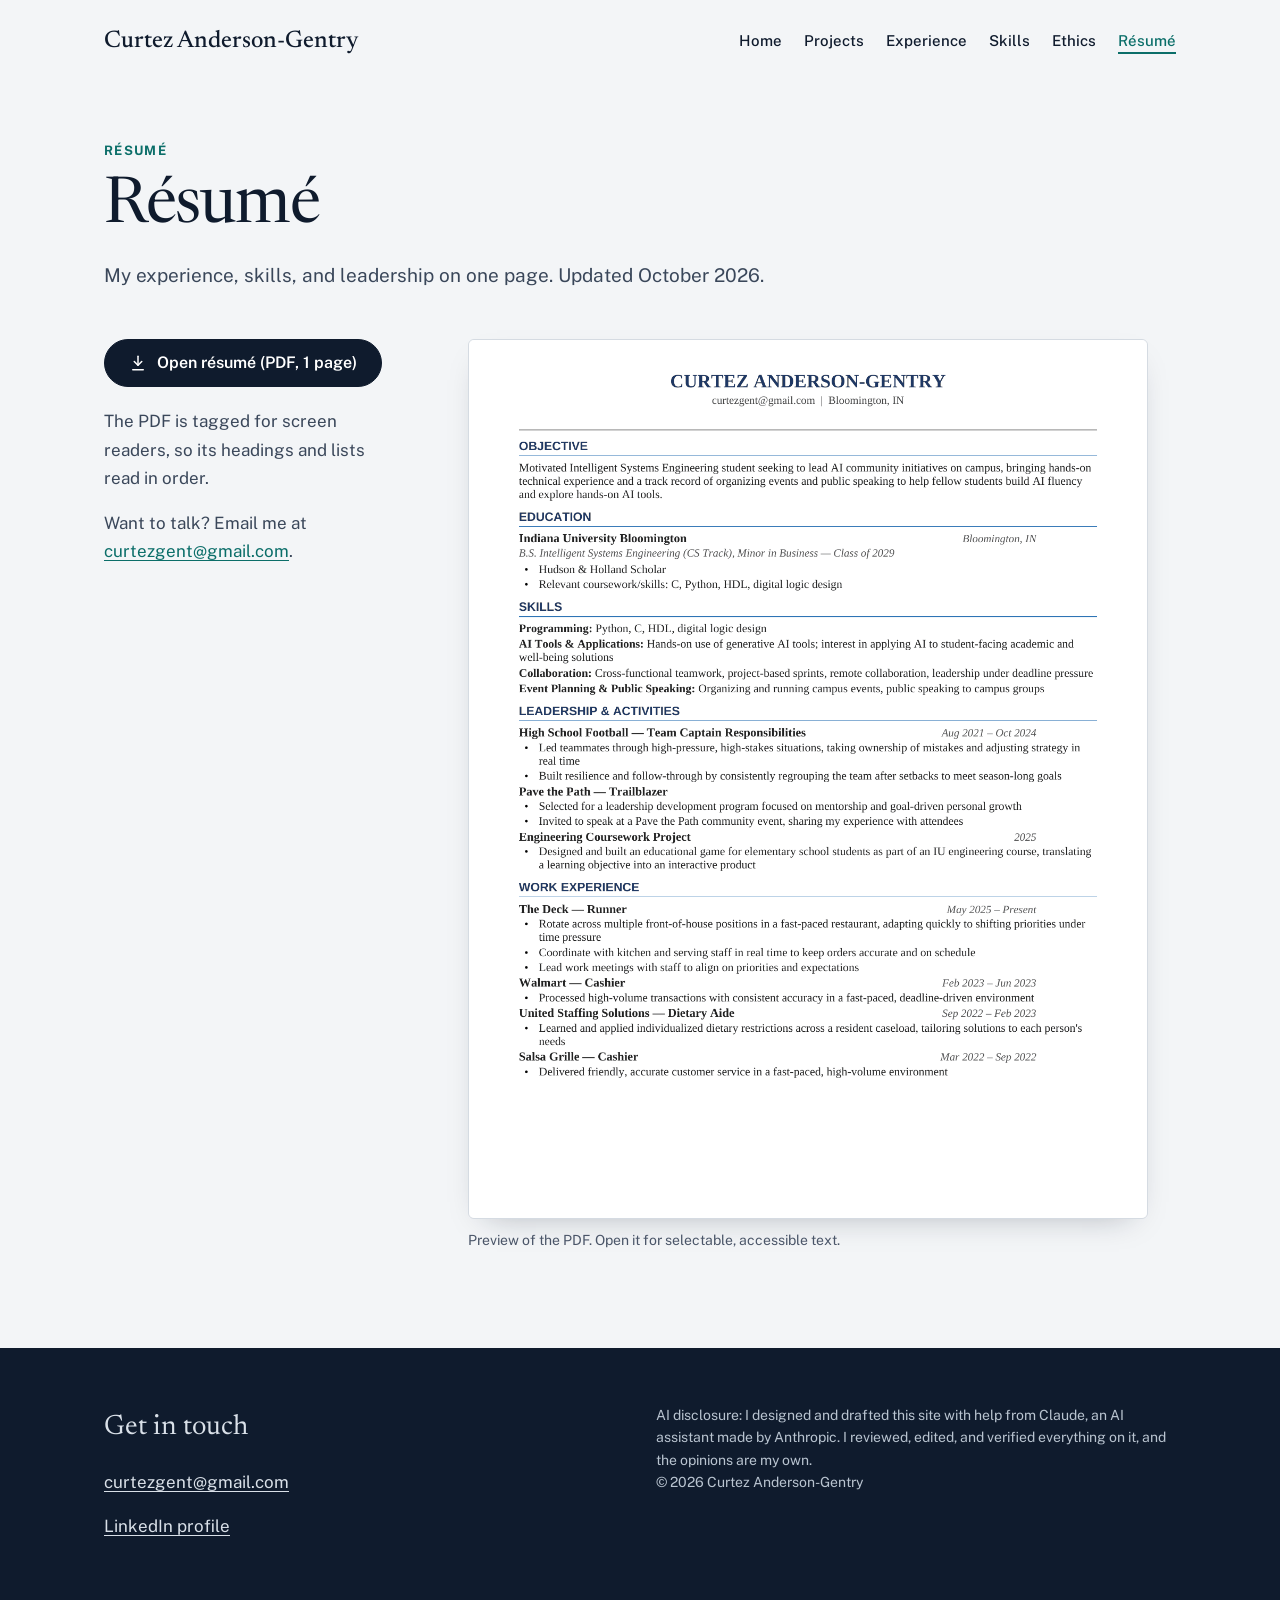
<file: resume.html>
<!doctype html>
<html lang="en">
<head>
  <meta charset="utf-8">
  <meta name="viewport" content="width=device-width, initial-scale=1, viewport-fit=cover">
  <title>Résumé · Curtez Anderson-Gentry</title>
  <meta name="description" content="Résumé of Curtez Anderson-Gentry as an accessible PDF.">
  <meta name="author" content="Curtez Anderson-Gentry">
  <link rel="icon" href="assets/img/favicon.svg" type="image/svg+xml">
  <link rel="preconnect" href="https://fonts.googleapis.com">
  <link rel="preconnect" href="https://fonts.gstatic.com" crossorigin>
  <link rel="stylesheet" href="https://fonts.googleapis.com/css2?family=Newsreader:ital,opsz,wght@0,6..72,400;0,6..72,500;1,6..72,400&amp;family=Public+Sans:wght@400;500;600;700&amp;display=swap">
  <link rel="stylesheet" href="assets/css/style.css">
</head>
<body>
  <a class="skip-link" href="#main">Skip to content</a>

  <header class="site-header">
    <div class="wrap">
      <a class="site-name" href="index.html">Curtez Anderson-Gentry</a>
      <nav class="site-nav" aria-label="Main">
        <ul>
          <li><a href="index.html">Home</a></li>
          <li><a href="projects.html">Projects</a></li>
          <li><a href="experience.html">Experience</a></li>
          <li><a href="skills.html">Skills</a></li>
          <li><a href="ethics.html">Ethics</a></li>
          <li><a href="resume.html" aria-current="page">Résumé</a></li>
        </ul>
      </nav>
    </div>
  </header>

  <main id="main">

    <div class="wrap">
      <header class="page-head">
        <p class="eyebrow">Résumé</p>
        <h1 class="display">Résumé</h1>
        <p class="lede">My experience, skills, and leadership on one page. Updated October 2026.</p>
      </header>

      <div class="resume-layout">
        <div class="resume-info">
          <div class="actions">
            <a class="btn btn-primary" href="assets/Curtez_Anderson-Gentry_Resume.pdf"><svg aria-hidden="true" width="18" height="18" viewBox="0 0 24 24" fill="none" stroke="currentColor" stroke-width="2" stroke-linecap="round" stroke-linejoin="round"><path d="M12 3v12"></path><path d="M7 10l5 5 5-5"></path><path d="M5 21h14"></path></svg>Open résumé (PDF, 1 page)</a>
          </div>
          <p>The PDF is tagged for screen readers, so its headings and lists read in order.</p>
          <p>Want to talk? Email me at <a href="mailto:curtezgent@gmail.com">curtezgent@gmail.com</a>.</p>
        </div>
        <figure class="resume-preview">
          <img src="assets/img/resume-preview.png" width="1275" height="1650" alt="Preview of page one of Curtez Anderson-Gentry’s résumé. Open the PDF for the full, screen-reader-friendly version.">
          <figcaption>Preview of the PDF. Open it for selectable, accessible text.</figcaption>
        </figure>
      </div>
    </div>
  </main>

  <footer class="site-footer">
    <div class="wrap">
      <div class="contact">
        <h2>Get in touch</h2>
        <ul>
          <li><a href="mailto:curtezgent@gmail.com">curtezgent@gmail.com</a></li>
          <li><a href="https://www.linkedin.com/in/curtez-gentry-0a7111399">LinkedIn profile</a></li>
        </ul>
      </div>
      <p class="fineprint">AI disclosure: I designed and drafted this site with help from Claude, an AI assistant made by Anthropic. I reviewed, edited, and verified everything on it, and the opinions are my own.<br>© 2026 Curtez Anderson-Gentry</p>
    </div>
  </footer>
</body>
</html>
</file>
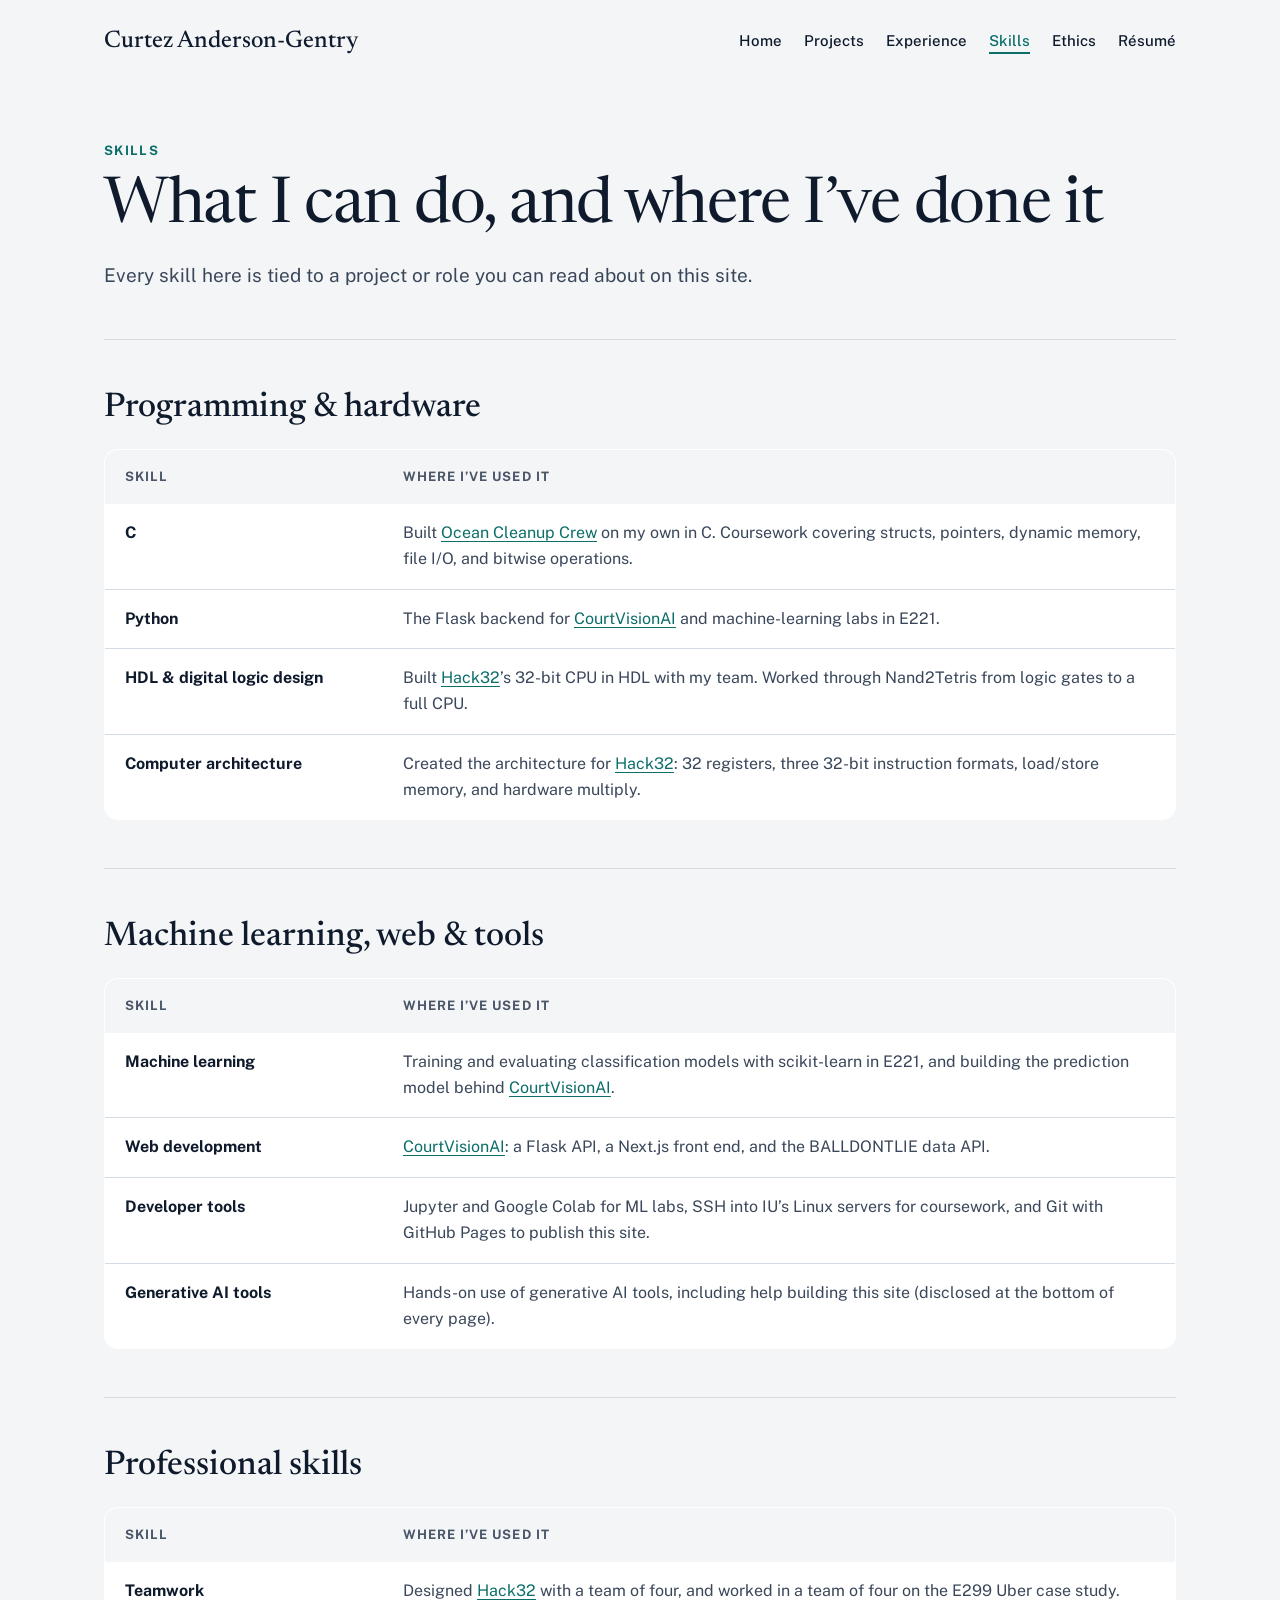
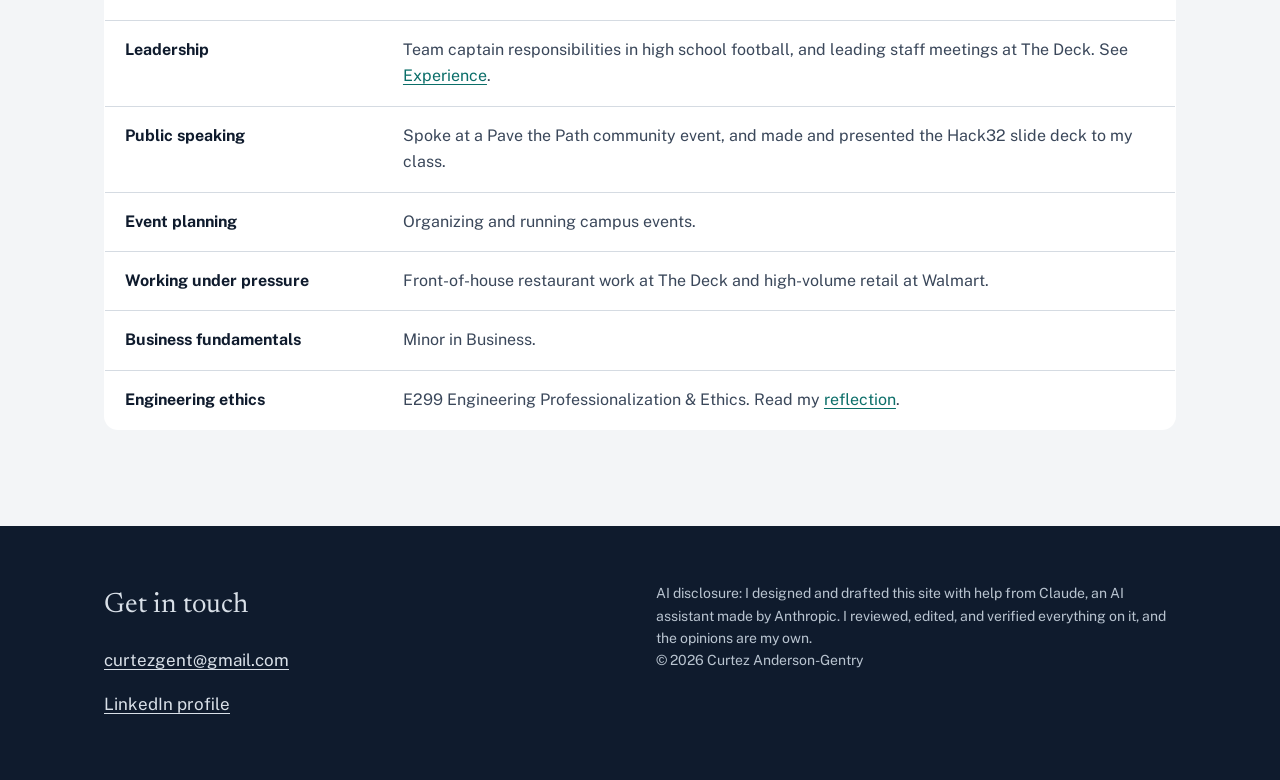
<file: skills.html>
<!doctype html>
<html lang="en">
<head>
  <meta charset="utf-8">
  <meta name="viewport" content="width=device-width, initial-scale=1, viewport-fit=cover">
  <title>Skills · Curtez Anderson-Gentry</title>
  <meta name="description" content="Technical and professional skills of Curtez Anderson-Gentry, each tied to evidence.">
  <meta name="author" content="Curtez Anderson-Gentry">
  <link rel="icon" href="assets/img/favicon.svg" type="image/svg+xml">
  <link rel="preconnect" href="https://fonts.googleapis.com">
  <link rel="preconnect" href="https://fonts.gstatic.com" crossorigin>
  <link rel="stylesheet" href="https://fonts.googleapis.com/css2?family=Newsreader:ital,opsz,wght@0,6..72,400;0,6..72,500;1,6..72,400&amp;family=Public+Sans:wght@400;500;600;700&amp;display=swap">
  <link rel="stylesheet" href="assets/css/style.css">
</head>
<body>
  <a class="skip-link" href="#main">Skip to content</a>

  <header class="site-header">
    <div class="wrap">
      <a class="site-name" href="index.html">Curtez Anderson-Gentry</a>
      <nav class="site-nav" aria-label="Main">
        <ul>
          <li><a href="index.html">Home</a></li>
          <li><a href="projects.html">Projects</a></li>
          <li><a href="experience.html">Experience</a></li>
          <li><a href="skills.html" aria-current="page">Skills</a></li>
          <li><a href="ethics.html">Ethics</a></li>
          <li><a href="resume.html">Résumé</a></li>
        </ul>
      </nav>
    </div>
  </header>

  <main id="main">

    <div class="wrap">
      <header class="page-head">
        <p class="eyebrow">Skills</p>
        <h1 class="display">What I can do, and where I’ve done it</h1>
        <p class="lede">Every skill here is tied to a project or role you can read about on this site.</p>
      </header>

      <section class="skill-group" aria-labelledby="sk-prog">
        <h2 id="sk-prog">Programming &amp; hardware</h2>
          <div class="skill-table-wrap">
            <table class="skill-table">
              <caption class="visually-hidden">Programming and hardware skills with evidence</caption>
              <thead>
                <tr><th scope="col">Skill</th><th scope="col">Where I’ve used it</th></tr>
              </thead>
              <tbody>
              <tr>
                <th scope="row">C</th>
                <td>Built <a href="projects.html#ocean-cleanup-crew">Ocean Cleanup Crew</a> on my own in C. Coursework covering structs, pointers, dynamic memory, file I/O, and bitwise operations.</td>
              </tr>
              <tr>
                <th scope="row">Python</th>
                <td>The Flask backend for <a href="projects.html#courtvisionai">CourtVisionAI</a> and machine-learning labs in E221.</td>
              </tr>
              <tr>
                <th scope="row">HDL &amp; digital logic design</th>
                <td>Built <a href="projects.html#hack32">Hack32</a>’s 32-bit CPU in HDL with my team. Worked through Nand2Tetris from logic gates to a full CPU.</td>
              </tr>
              <tr>
                <th scope="row">Computer architecture</th>
                <td>Created the architecture for <a href="projects.html#hack32">Hack32</a>: 32 registers, three 32-bit instruction formats, load/store memory, and hardware multiply.</td>
              </tr>
              </tbody>
            </table>
          </div>
      </section>

      <section class="skill-group" aria-labelledby="sk-ml">
        <h2 id="sk-ml">Machine learning, web &amp; tools</h2>
          <div class="skill-table-wrap">
            <table class="skill-table">
              <caption class="visually-hidden">Machine learning, web, and tool skills with evidence</caption>
              <thead>
                <tr><th scope="col">Skill</th><th scope="col">Where I’ve used it</th></tr>
              </thead>
              <tbody>
              <tr>
                <th scope="row">Machine learning</th>
                <td>Training and evaluating classification models with scikit-learn in E221, and building the prediction model behind <a href="projects.html#courtvisionai">CourtVisionAI</a>.</td>
              </tr>
              <tr>
                <th scope="row">Web development</th>
                <td><a href="projects.html#courtvisionai">CourtVisionAI</a>: a Flask API, a Next.js front end, and the BALLDONTLIE data API.</td>
              </tr>
              <tr>
                <th scope="row">Developer tools</th>
                <td>Jupyter and Google Colab for ML labs, SSH into IU’s Linux servers for coursework, and Git with GitHub Pages to publish this site.</td>
              </tr>
              <tr>
                <th scope="row">Generative AI tools</th>
                <td>Hands-on use of generative AI tools, including help building this site (disclosed at the bottom of every page).</td>
              </tr>
              </tbody>
            </table>
          </div>
      </section>

      <section class="skill-group" aria-labelledby="sk-pro">
        <h2 id="sk-pro">Professional skills</h2>
          <div class="skill-table-wrap">
            <table class="skill-table">
              <caption class="visually-hidden">Professional skills with evidence</caption>
              <thead>
                <tr><th scope="col">Skill</th><th scope="col">Where I’ve used it</th></tr>
              </thead>
              <tbody>
              <tr>
                <th scope="row">Teamwork</th>
                <td>Designed <a href="projects.html#hack32">Hack32</a> with a team of four, and worked in a team of four on the E299 Uber case study.</td>
              </tr>
              <tr>
                <th scope="row">Leadership</th>
                <td>Team captain responsibilities in high school football, and leading staff meetings at The Deck. See <a href="experience.html">Experience</a>.</td>
              </tr>
              <tr>
                <th scope="row">Public speaking</th>
                <td>Spoke at a Pave the Path community event, and made and presented the Hack32 slide deck to my class.</td>
              </tr>
              <tr>
                <th scope="row">Event planning</th>
                <td>Organizing and running campus events.</td>
              </tr>
              <tr>
                <th scope="row">Working under pressure</th>
                <td>Front-of-house restaurant work at The Deck and high-volume retail at Walmart.</td>
              </tr>
              <tr>
                <th scope="row">Business fundamentals</th>
                <td>Minor in Business.</td>
              </tr>
              <tr>
                <th scope="row">Engineering ethics</th>
                <td>E299 Engineering Professionalization &amp; Ethics. Read my <a href="ethics.html">reflection</a>.</td>
              </tr>
              </tbody>
            </table>
          </div>
      </section>
    </div>
  </main>

  <footer class="site-footer">
    <div class="wrap">
      <div class="contact">
        <h2>Get in touch</h2>
        <ul>
          <li><a href="mailto:curtezgent@gmail.com">curtezgent@gmail.com</a></li>
          <li><a href="https://www.linkedin.com/in/curtez-gentry-0a7111399">LinkedIn profile</a></li>
        </ul>
      </div>
      <p class="fineprint">AI disclosure: I designed and drafted this site with help from Claude, an AI assistant made by Anthropic. I reviewed, edited, and verified everything on it, and the opinions are my own.<br>© 2026 Curtez Anderson-Gentry</p>
    </div>
  </footer>
</body>
</html>
</file>
<file: assets/css/style.css>
/* Curtez Anderson-Gentry · e-portfolio
   Layout: "Signal Path" — a single reading column with a story timeline on Home,
   serif display over a plain sans body, one teal accent on cool grey. */

:root {
  --bg: #F3F5F7;
  --surface: #FFFFFF;
  --ink: #0F1B2D;
  --ink-2: #3A475A;
  --muted: #4A5568;
  --line: #D5DBE2;
  --accent: #0B6E69;
  --accent-hover: #074B48;
  --placeholder: #E3E8EE;
  --footer-bg: #0F1B2D;
  --footer-ink: #D9E0E8;
  --footer-muted: #B9C4D0;
  --on-ink: #FFFFFF;

  --font-display: "Newsreader", Georgia, "Times New Roman", serif;
  --font-body: "Public Sans", system-ui, -apple-system, "Segoe UI", sans-serif;

  --wrap: 1120px;
  --gutter: clamp(16px, 4vw, 24px);
  --radius: 14px;
}

@media (prefers-color-scheme: dark) {
  :root:not([data-theme="light"]) {
    --bg: #0E1621;
    --surface: #152131;
    --ink: #E7EDF4;
    --ink-2: #B8C4D2;
    --muted: #A2AFBE;
    --line: #263547;
    --accent: #4FC3B8;
    --accent-hover: #86DDD4;
    --placeholder: #1C2A3C;
    --footer-bg: #08101A;
    --footer-ink: #D3DCE6;
    --footer-muted: #A2AFBE;
    --on-ink: #0E1621;
    color-scheme: dark;
  }
}
:root[data-theme="dark"] {
  --bg: #0E1621;
  --surface: #152131;
  --ink: #E7EDF4;
  --ink-2: #B8C4D2;
  --muted: #A2AFBE;
  --line: #263547;
  --accent: #4FC3B8;
  --accent-hover: #86DDD4;
  --placeholder: #1C2A3C;
  --footer-bg: #08101A;
  --footer-ink: #D3DCE6;
  --footer-muted: #A2AFBE;
  --on-ink: #0E1621;
  color-scheme: dark;
}

*, *::before, *::after { box-sizing: border-box; }

html { -webkit-text-size-adjust: 100%; }

body {
  margin: 0;
  background: var(--bg);
  color: var(--ink);
  font-family: var(--font-body);
  font-size: 17px;
  line-height: 1.65;
}

img { max-width: 100%; height: auto; display: block; }

a { color: var(--accent); text-underline-offset: 3px; }
a:hover { color: var(--accent-hover); }

:focus-visible {
  outline: 3px solid var(--accent);
  outline-offset: 3px;
  border-radius: 4px;
}

h1, h2, h3 { text-wrap: balance; }

.wrap {
  max-width: var(--wrap);
  margin-inline: auto;
  padding-inline: var(--gutter);
}

.skip-link {
  position: absolute;
  left: 12px;
  top: -60px;
  z-index: 10;
  padding: 10px 16px;
  background: var(--ink);
  color: var(--on-ink);
  border-radius: 8px;
  font-weight: 600;
}
.skip-link:focus { top: 12px; color: var(--on-ink); }

.visually-hidden {
  position: absolute !important;
  width: 1px; height: 1px;
  overflow: hidden;
  clip: rect(0 0 0 0);
  white-space: nowrap;
}

/* ---------- Header ---------- */
.site-header .wrap {
  display: flex;
  flex-wrap: wrap;
  align-items: center;
  justify-content: space-between;
  gap: 4px 24px;
  padding-block: 14px;
}
.site-name {
  font-family: var(--font-display);
  font-size: 24px;
  font-weight: 500;
  color: var(--ink);
  text-decoration: none;
  padding-block: 8px;
}
.site-name:hover { color: var(--ink); }
.site-nav ul {
  list-style: none;
  margin: 0;
  padding: 0;
  display: flex;
  flex-wrap: wrap;
  gap: 0 22px;
}
.site-nav a {
  display: inline-block;
  padding-block: 12px;
  color: var(--ink);
  font-size: 15px;
  font-weight: 500;
  text-decoration: none;
}
.site-nav a:hover { color: var(--accent); }
.site-nav a[aria-current="page"] {
  color: var(--accent);
  text-decoration: underline;
  text-decoration-thickness: 2px;
  text-underline-offset: 6px;
}

/* ---------- Shared type ---------- */
.eyebrow {
  margin: 0 0 12px;
  font-size: 13px;
  font-weight: 700;
  letter-spacing: 0.1em;
  text-transform: uppercase;
  color: var(--accent);
}
.display {
  margin: 0;
  font-family: var(--font-display);
  font-weight: 400;
  letter-spacing: -0.02em;
  line-height: 1.08;
}
.lede {
  margin: 0;
  max-width: 62ch;
  font-size: 19px;
  color: var(--ink-2);
}
.prose { max-width: 66ch; }
.prose p { margin: 0 0 1.1em; }
.prose h2 {
  margin: 1.8em 0 0.5em;
  font-family: var(--font-display);
  font-weight: 500;
  font-size: 30px;
  line-height: 1.2;
}

/* ---------- Buttons ---------- */
.actions { display: flex; flex-wrap: wrap; gap: 12px; }
.btn {
  display: inline-flex;
  align-items: center;
  gap: 10px;
  min-height: 48px;
  padding: 0 24px;
  border-radius: 999px;
  font-weight: 600;
  font-size: 16px;
  text-decoration: none;
  border: 1.5px solid var(--ink);
}
.btn svg { flex: none; }
.btn-primary { background: var(--ink); color: var(--on-ink); }
.btn-primary:hover { background: var(--accent); border-color: var(--accent); color: var(--on-ink); }
.btn-secondary { background: transparent; color: var(--ink); }
.btn-secondary:hover { border-color: var(--accent); color: var(--accent); }

/* ---------- Page header (inner pages) ---------- */
.page-head { padding-block: 56px 48px; }
.page-head .display { font-size: clamp(40px, 5.4vw, 64px); margin-bottom: 18px; }

/* ---------- Home: hero ---------- */
.hero {
  display: flex;
  flex-wrap: wrap;
  align-items: center;
  gap: 48px;
  padding-block: 64px 88px;
}
.hero-text { flex: 999 1 560px; min-width: 0; }
.hero .display { font-size: clamp(40px, 5.6vw, 70px); }
.hero .display em { color: var(--accent); }
.hero .lede { margin-top: 28px; }
.hero .actions { margin-top: 32px; }
.hero-photo {
  flex: 1 1 260px;
  display: flex;
  flex-direction: column;
  align-items: center;
  gap: 14px;
  margin: 0;
}
.hero-photo img {
  width: min(280px, 100%);
  aspect-ratio: 1;
  object-fit: cover;
  border-radius: 999px;
  border: 6px solid var(--surface);
  box-shadow: 0 0 0 1px var(--line);
}
.hero-photo figcaption {
  font-size: 14px;
  color: var(--muted);
  text-align: center;
}

/* ---------- Home: interests ---------- */
.band {
  background: var(--surface);
  border-block: 1px solid var(--line);
}
.interests {
  display: grid;
  grid-template-columns: repeat(auto-fit, minmax(260px, 1fr));
  gap: 32px;
  padding-block: 64px;
}
.interests h2 { grid-column: 1 / -1; margin: 0; }
.interest h3 {
  margin: 0 0 6px;
  font-family: var(--font-display);
  font-size: 24px;
  font-weight: 500;
  line-height: 1.25;
}
.interest p { margin: 0; color: var(--ink-2); font-size: 16px; }

/* ---------- Home: timeline ---------- */
.path {
  display: flex;
  flex-wrap: wrap;
  gap: 40px 64px;
  padding-block: 88px;
}
.path-intro { flex: 1 1 280px; }
.path-intro .display { font-size: clamp(34px, 4vw, 44px); }
.path-intro p:last-child { margin: 20px 0 0; color: var(--ink-2); }
.timeline {
  flex: 999 1 560px;
  min-width: 0;
  list-style: none;
  margin: 0;
  padding: 0;
}
.timeline li {
  display: grid;
  grid-template-columns: 28px minmax(0, 1fr);
  gap: 20px;
}
.timeline .marker {
  display: flex;
  flex-direction: column;
  align-items: center;
}
.timeline .dot {
  width: 14px;
  height: 14px;
  margin-top: 6px;
  border-radius: 999px;
  border: 3px solid var(--accent);
  background: var(--bg);
}
.timeline .rail { flex-grow: 1; width: 2px; background: var(--line); }
.timeline .now .dot { background: var(--accent); }
.timeline .next .dot { border: 2px dashed var(--muted); }
.timeline .body { padding-bottom: 36px; }
.timeline li:last-child .body { padding-bottom: 0; }
.timeline .when {
  margin: 0 0 2px;
  font-size: 13px;
  font-weight: 600;
  color: var(--muted);
}
.timeline .now .when { color: var(--accent); }
.timeline h3 { margin: 0 0 6px; font-size: 21px; line-height: 1.3; }
.timeline h3 a { color: var(--ink); }
.timeline h3 a:hover { color: var(--accent); }
.timeline .body p:last-child { margin: 0; color: var(--ink-2); font-size: 16px; }

/* ---------- Home: ethics teaser + tiles ---------- */
.teaser { padding-block: 0 40px; }
.teaser blockquote p { margin: 0; }
.teaser blockquote {
  margin: 0;
  max-width: 30ch;
  font-family: var(--font-display);
  font-size: clamp(28px, 3.4vw, 40px);
  line-height: 1.25;
}
.teaser a { display: inline-block; margin-top: 16px; padding-block: 10px; font-weight: 600; }
.tiles {
  display: grid;
  grid-template-columns: repeat(auto-fit, minmax(240px, 1fr));
  gap: 16px;
  padding-block: 40px 96px;
}
.tile {
  display: flex;
  flex-direction: column;
  gap: 6px;
  padding: 24px;
  background: var(--surface);
  border: 1px solid var(--line);
  border-radius: var(--radius);
  color: var(--ink);
  text-decoration: none;
}
.tile:hover { border-color: var(--accent); color: var(--ink); }
.tile strong { font-family: var(--font-display); font-weight: 500; font-size: 26px; }
.tile span { font-size: 15px; line-height: 1.5; color: var(--ink-2); }

/* ---------- Projects ---------- */
.project {
  display: grid;
  grid-template-columns: repeat(auto-fit, minmax(min(100%, 420px), 1fr));
  gap: 32px 48px;
  padding-block: 56px;
  border-top: 1px solid var(--line);
}
.project-head { grid-column: 1 / -1; }
.project-head .meta { margin: 0 0 6px; font-size: 14px; font-weight: 600; color: var(--muted); }
.project-head h2 {
  margin: 0;
  font-family: var(--font-display);
  font-weight: 500;
  font-size: clamp(30px, 3.6vw, 40px);
  line-height: 1.15;
}
.project-head .summary { margin: 12px 0 0; max-width: 62ch; color: var(--ink-2); font-size: 18px; }
.figure { margin: 0; }
.figure .placeholder {
  aspect-ratio: 16 / 10;
  max-width: 100%;
  border-radius: var(--radius);
  background: var(--placeholder);
  border: 1px dashed var(--line);
  display: flex;
  align-items: center;
  justify-content: center;
  padding: 24px;
  text-align: center;
  color: var(--muted);
  font-size: 15px;
}
.figure img { border-radius: var(--radius); border: 1px solid var(--line); }
.figure figcaption { margin-top: 10px; font-size: 14px; color: var(--muted); }
.facts { margin: 0; display: grid; gap: 18px; }
.facts dt {
  font-size: 13px;
  font-weight: 700;
  letter-spacing: 0.08em;
  text-transform: uppercase;
  color: var(--accent);
}
.facts dd { margin: 4px 0 0; color: var(--ink-2); }
.facts dd ul { margin: 4px 0 0; padding-left: 1.2em; }
.tags {
  list-style: none;
  margin: 8px 0 0;
  padding: 0;
  display: flex;
  flex-wrap: wrap;
  gap: 8px;
}
.tags li {
  padding: 3px 12px;
  border: 1px solid var(--line);
  border-radius: 999px;
  font-size: 14px;
  font-weight: 600;
  color: var(--ink);
  background: var(--surface);
}
.also { padding-block: 56px 96px; border-top: 1px solid var(--line); }
.also h2 { margin: 0 0 20px; font-family: var(--font-display); font-weight: 500; font-size: 30px; }
.also ul { margin: 0; padding: 0; list-style: none; display: grid; gap: 16px; }
.also li { max-width: 70ch; color: var(--ink-2); }
.also li strong { color: var(--ink); }

/* ---------- Experience ---------- */
.xp-section { padding-block: 48px; border-top: 1px solid var(--line); }
.xp-section > h2 {
  margin: 0 0 8px;
  line-height: 1.2;
  font-family: var(--font-display);
  font-weight: 500;
  font-size: 34px;
}
.xp-section > p { margin: 0 0 24px; color: var(--ink-2); max-width: 62ch; }
.xp-list { list-style: none; margin: 0; padding: 0; display: grid; gap: 20px; }
.xp {
  display: grid;
  grid-template-columns: minmax(0, 200px) minmax(0, 1fr);
  gap: 8px 32px;
  padding: 24px;
  background: var(--surface);
  border: 1px solid var(--line);
  border-radius: var(--radius);
}
.xp .dates {
  margin: 0;
  font-size: 14px;
  font-weight: 600;
  color: var(--muted);
  font-variant-numeric: tabular-nums;
}
.xp h3 { margin: 0; font-size: 21px; line-height: 1.3; }
.xp .role { margin: 2px 0 12px; color: var(--accent); font-weight: 600; }
.xp h4 {
  margin: 14px 0 4px;
  font-size: 13px;
  font-weight: 700;
  letter-spacing: 0.08em;
  text-transform: uppercase;
  color: var(--muted);
}
.xp ul { margin: 0; padding-left: 1.2em; color: var(--ink-2); }
.xp p { margin: 0; color: var(--ink-2); }
.xp-compact { display: grid; gap: 10px; margin: 0; padding: 0; list-style: none; }
.xp-compact li {
  display: grid;
  grid-template-columns: minmax(0, 200px) minmax(0, 1fr);
  gap: 4px 32px;
  padding-block: 12px;
  border-bottom: 1px solid var(--line);
}
.xp-compact .dates { font-size: 14px; font-weight: 600; color: var(--muted); font-variant-numeric: tabular-nums; }
.xp-compact p { margin: 0; color: var(--ink-2); }
.xp-compact strong { color: var(--ink); }
@media (max-width: 640px) {
  .xp, .xp-compact li { grid-template-columns: minmax(0, 1fr); }
}

/* ---------- Skills ---------- */
.skill-group { padding-block: 48px; border-top: 1px solid var(--line); }
.skill-group:last-child { padding-bottom: 96px; }
.skill-group h2 {
  margin: 0 0 20px;
  font-family: var(--font-display);
  font-weight: 500;
  font-size: 34px;
  line-height: 1.2;
}
.skill-table-wrap { overflow-x: auto; }
.skill-table {
  width: 100%;
  border-collapse: collapse;
  background: var(--surface);
  border: 1px solid var(--line);
  border-radius: var(--radius);
  overflow: hidden;
  font-size: 16px;
}
.skill-table th, .skill-table td {
  text-align: left;
  vertical-align: top;
  padding: 16px 20px;
  border-bottom: 1px solid var(--line);
}
.skill-table tr:last-child th, .skill-table tr:last-child td { border-bottom: 0; }
.skill-table thead th {
  font-size: 13px;
  font-weight: 700;
  letter-spacing: 0.08em;
  text-transform: uppercase;
  color: var(--muted);
  background: var(--bg);
}
.skill-table tbody th { width: 26%; font-weight: 700; color: var(--ink); }
.skill-table td { color: var(--ink-2); }
@media (max-width: 640px) {
  .skill-table, .skill-table tbody, .skill-table tr, .skill-table th, .skill-table td { display: block; width: 100%; }
  .skill-table thead { position: absolute; width: 1px; height: 1px; overflow: hidden; clip: rect(0 0 0 0); }
  .skill-table tbody th { width: 100%; padding-bottom: 4px; border-bottom: 0; }
  .skill-table td { padding-top: 0; }
}

/* ---------- Ethics ---------- */
.ethics-layout {
  display: flex;
  flex-wrap: wrap;
  gap: 40px 64px;
  padding-block: 8px 96px;
  align-items: flex-start;
}
.ethics-layout .prose { flex: 999 1 560px; min-width: 0; font-size: 18px; }
.case-box {
  flex: 1 1 280px;
  min-width: 0;
  position: sticky;
  top: calc(env(safe-area-inset-top, 0px) + 24px);
  padding: 24px;
  background: var(--surface);
  border: 1px solid var(--line);
  border-radius: var(--radius);
  font-size: 15px;
}
.case-box h2 { margin: 0 0 12px; font-family: var(--font-display); font-weight: 500; font-size: 24px; }
.case-box dl { margin: 0; display: grid; gap: 12px; }
.case-box dt { font-size: 12px; font-weight: 700; letter-spacing: 0.08em; text-transform: uppercase; color: var(--muted); }
.case-box dd { margin: 2px 0 0; color: var(--ink-2); }
.case-box .source { margin: 16px 0 0; font-size: 14px; color: var(--muted); }
.draft-note {
  padding: 20px 24px;
  border: 1px dashed var(--accent);
  border-radius: var(--radius);
  background: var(--surface);
  color: var(--ink-2);
}
.draft-note p:last-child { margin: 0; }
.wordcount { font-size: 14px; color: var(--muted); }

/* ---------- Résumé ---------- */
.resume-layout {
  display: flex;
  flex-wrap: wrap;
  gap: 40px 64px;
  padding-block: 0 96px;
  align-items: flex-start;
}
.resume-info { flex: 1 1 300px; min-width: 0; }
.resume-info .actions { margin-bottom: 20px; }
.resume-info p { color: var(--ink-2); }
.resume-preview { flex: 999 1 480px; min-width: 0; margin: 0; }
.resume-preview img {
  width: 100%;
  max-width: 680px;
  background: #FFFFFF;
  border: 1px solid var(--line);
  border-radius: 6px;
  box-shadow: 0 12px 32px -18px rgba(15, 27, 45, 0.35);
}
.resume-preview figcaption { margin-top: 10px; font-size: 14px; color: var(--muted); }

/* ---------- Footer ---------- */
.site-footer { background: var(--footer-bg); color: var(--footer-ink); }
.site-footer .wrap {
  display: flex;
  flex-wrap: wrap;
  justify-content: space-between;
  gap: 32px;
  padding-block: 56px;
}
.site-footer h2 {
  margin: 0 0 12px;
  font-family: var(--font-display);
  font-weight: 400;
  font-size: 28px;
  color: var(--footer-ink);
}
.site-footer ul { list-style: none; margin: 0; padding: 0; display: grid; gap: 4px; }
.site-footer a { color: var(--footer-ink); display: inline-block; padding-block: 6px; }
.site-footer a:hover { color: #FFFFFF; }
.site-footer .contact { flex: 1 1 320px; }
.site-footer .fineprint { flex: 1 1 360px; max-width: 520px; margin: 0; font-size: 14px; line-height: 1.6; color: var(--footer-muted); }

@media (prefers-reduced-motion: no-preference) {
  .btn, .tile, .site-nav a { transition: color .15s ease, background-color .15s ease, border-color .15s ease; }
}

/* Ethics essay extras */
.prose ul { margin: 0 0 1.1em; padding-left: 1.2em; display: grid; gap: 6px; }
.prose .sources {
  margin: 0;
  padding-left: 1.2em;
  display: grid;
  gap: 10px;
  font-size: 15px;
  line-height: 1.55;
  color: var(--ink-2);
}
.prose .ai-note {
  margin: 28px 0 0;
  padding: 16px 20px;
  background: var(--surface);
  border: 1px solid var(--line);
  border-radius: var(--radius);
  font-size: 15px;
  line-height: 1.55;
  color: var(--ink-2);
}

@media (max-width: 900px) {
  .case-box { order: -1; position: static; }
}
.facts dd .tags { padding-left: 0; }
</file>
